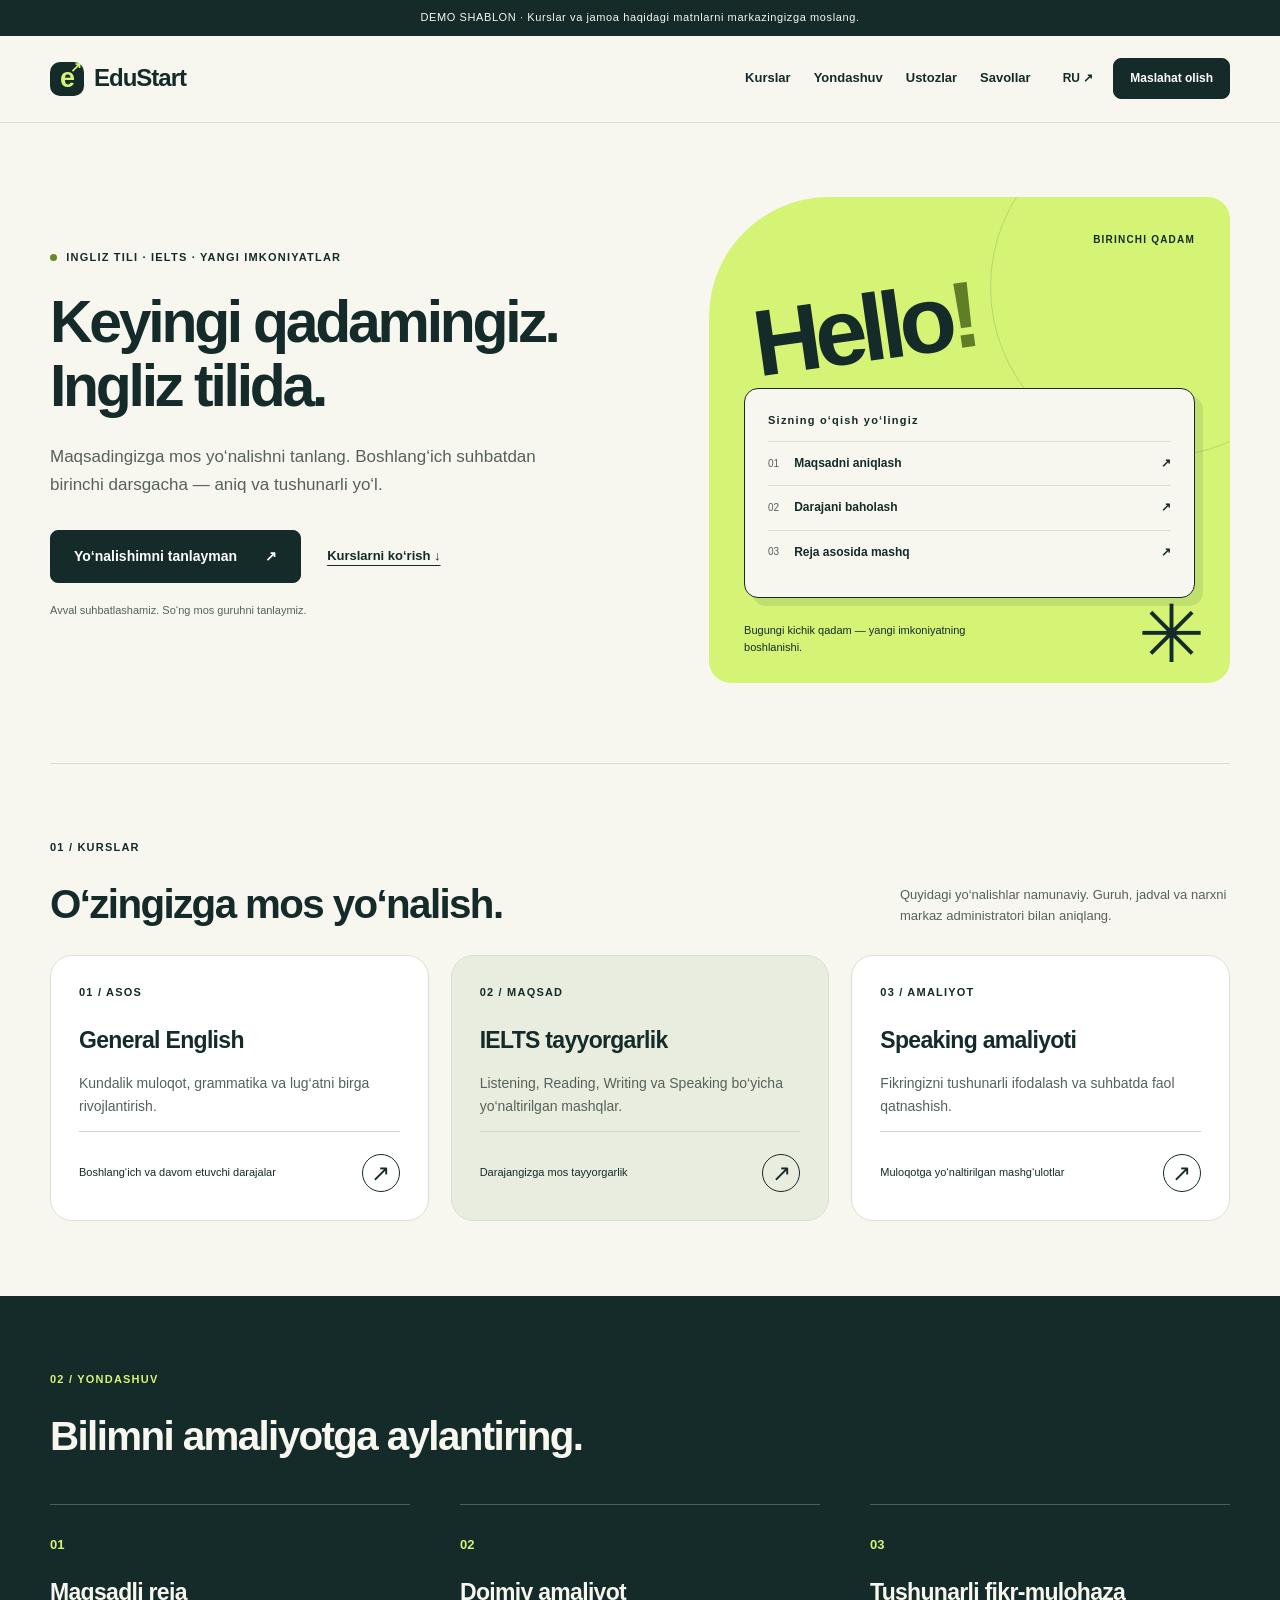
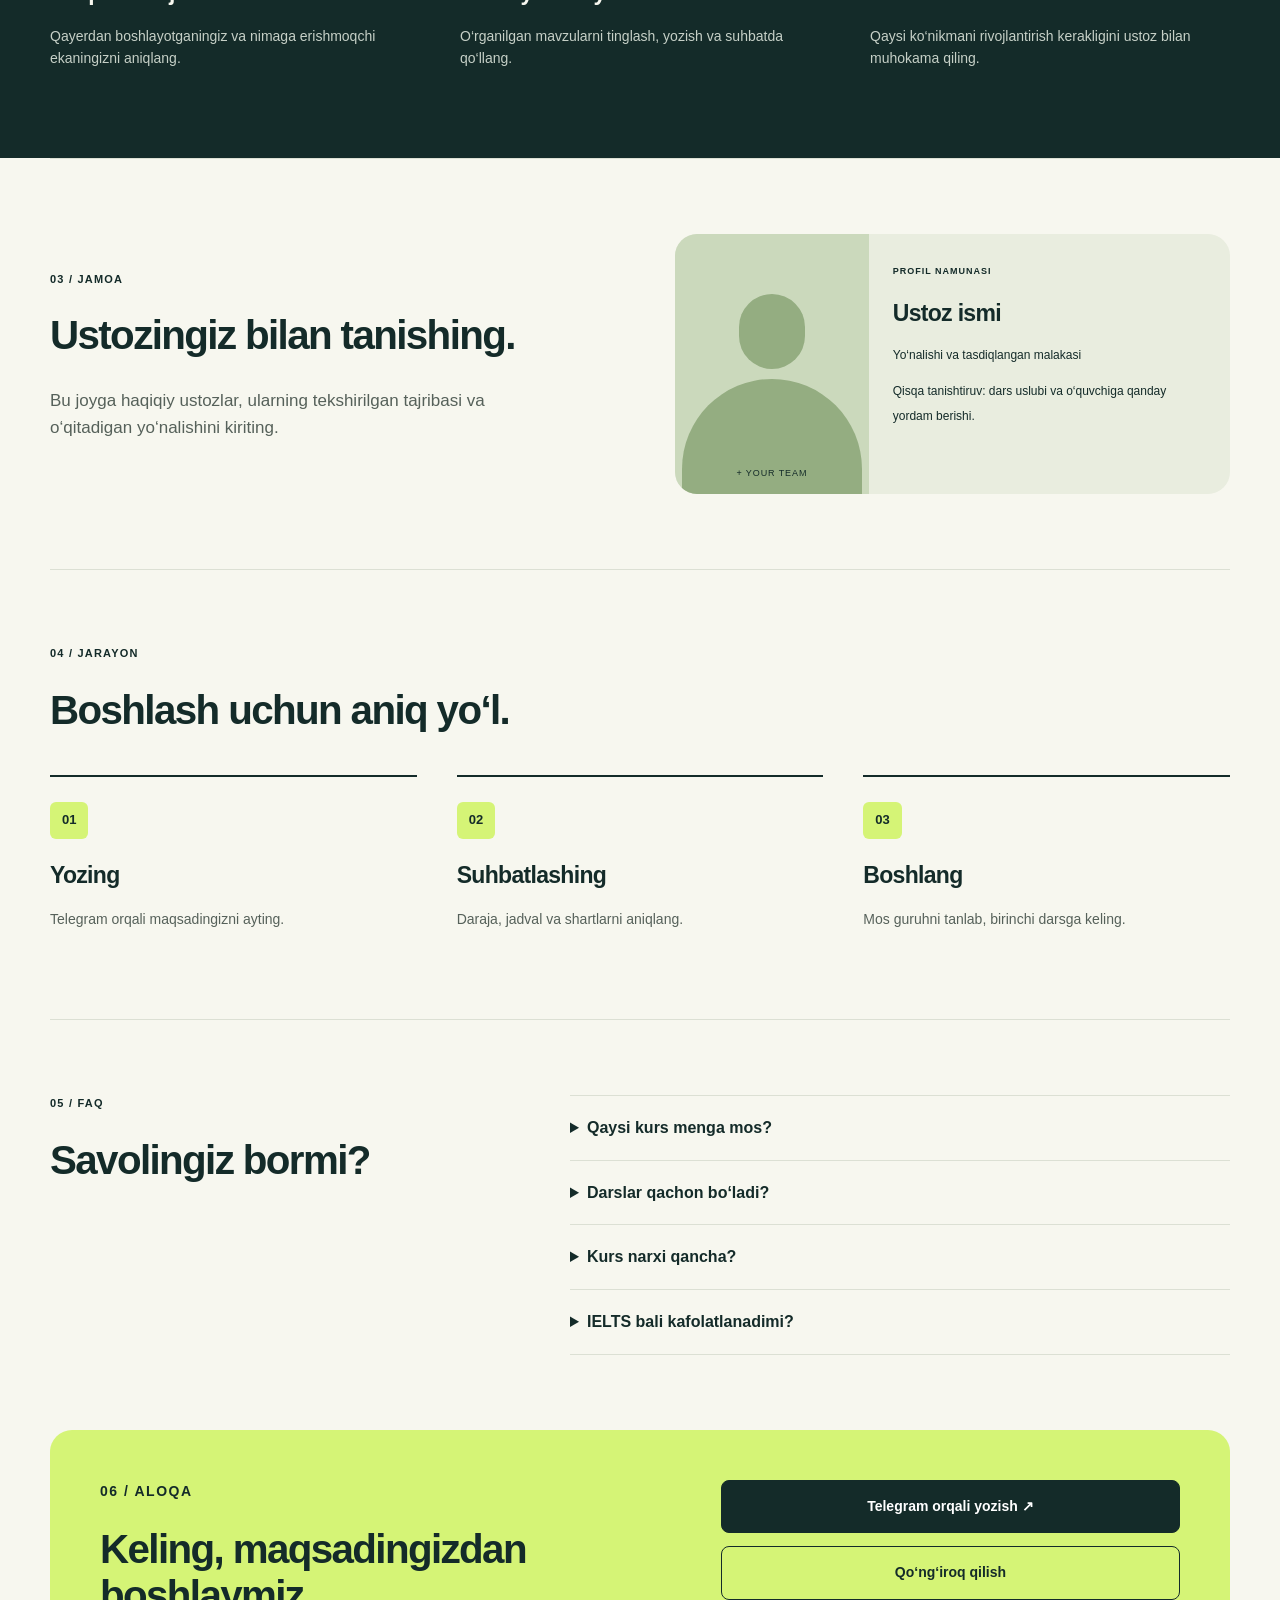
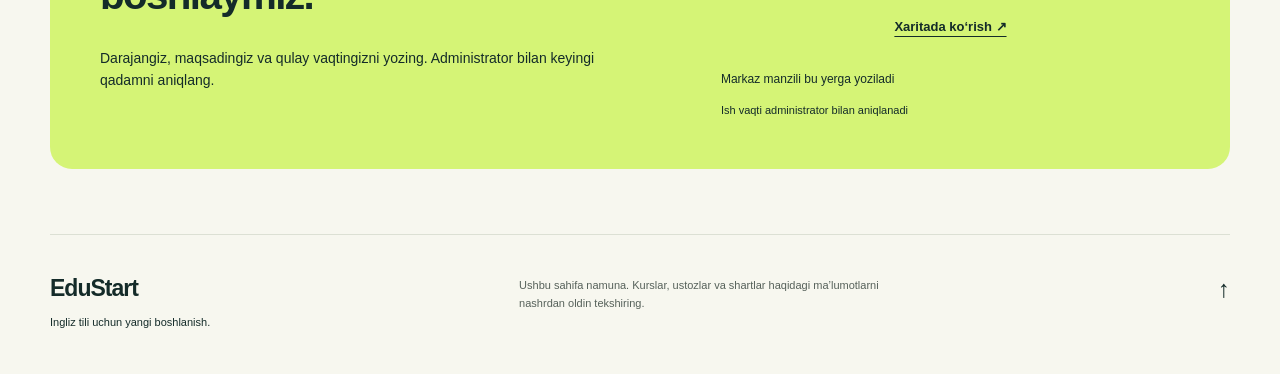
<file: index.html>
<!doctype html>
<html lang="uz">
<head>
  <meta charset="utf-8">
  <meta name="viewport" content="width=device-width, initial-scale=1">
  <meta http-equiv="refresh" content="0; url=./site/">
  <title>EduStart</title>
  <script>
    window.location.replace('./site/' + window.location.search + window.location.hash);
  </script>
</head>
<body>
  <p><a href="./site/">EduStart — UZ</a> · <a href="./site/ru.html">RU</a> · <a href="./site/en.html">EN</a></p>
</body>
</html>
</file>
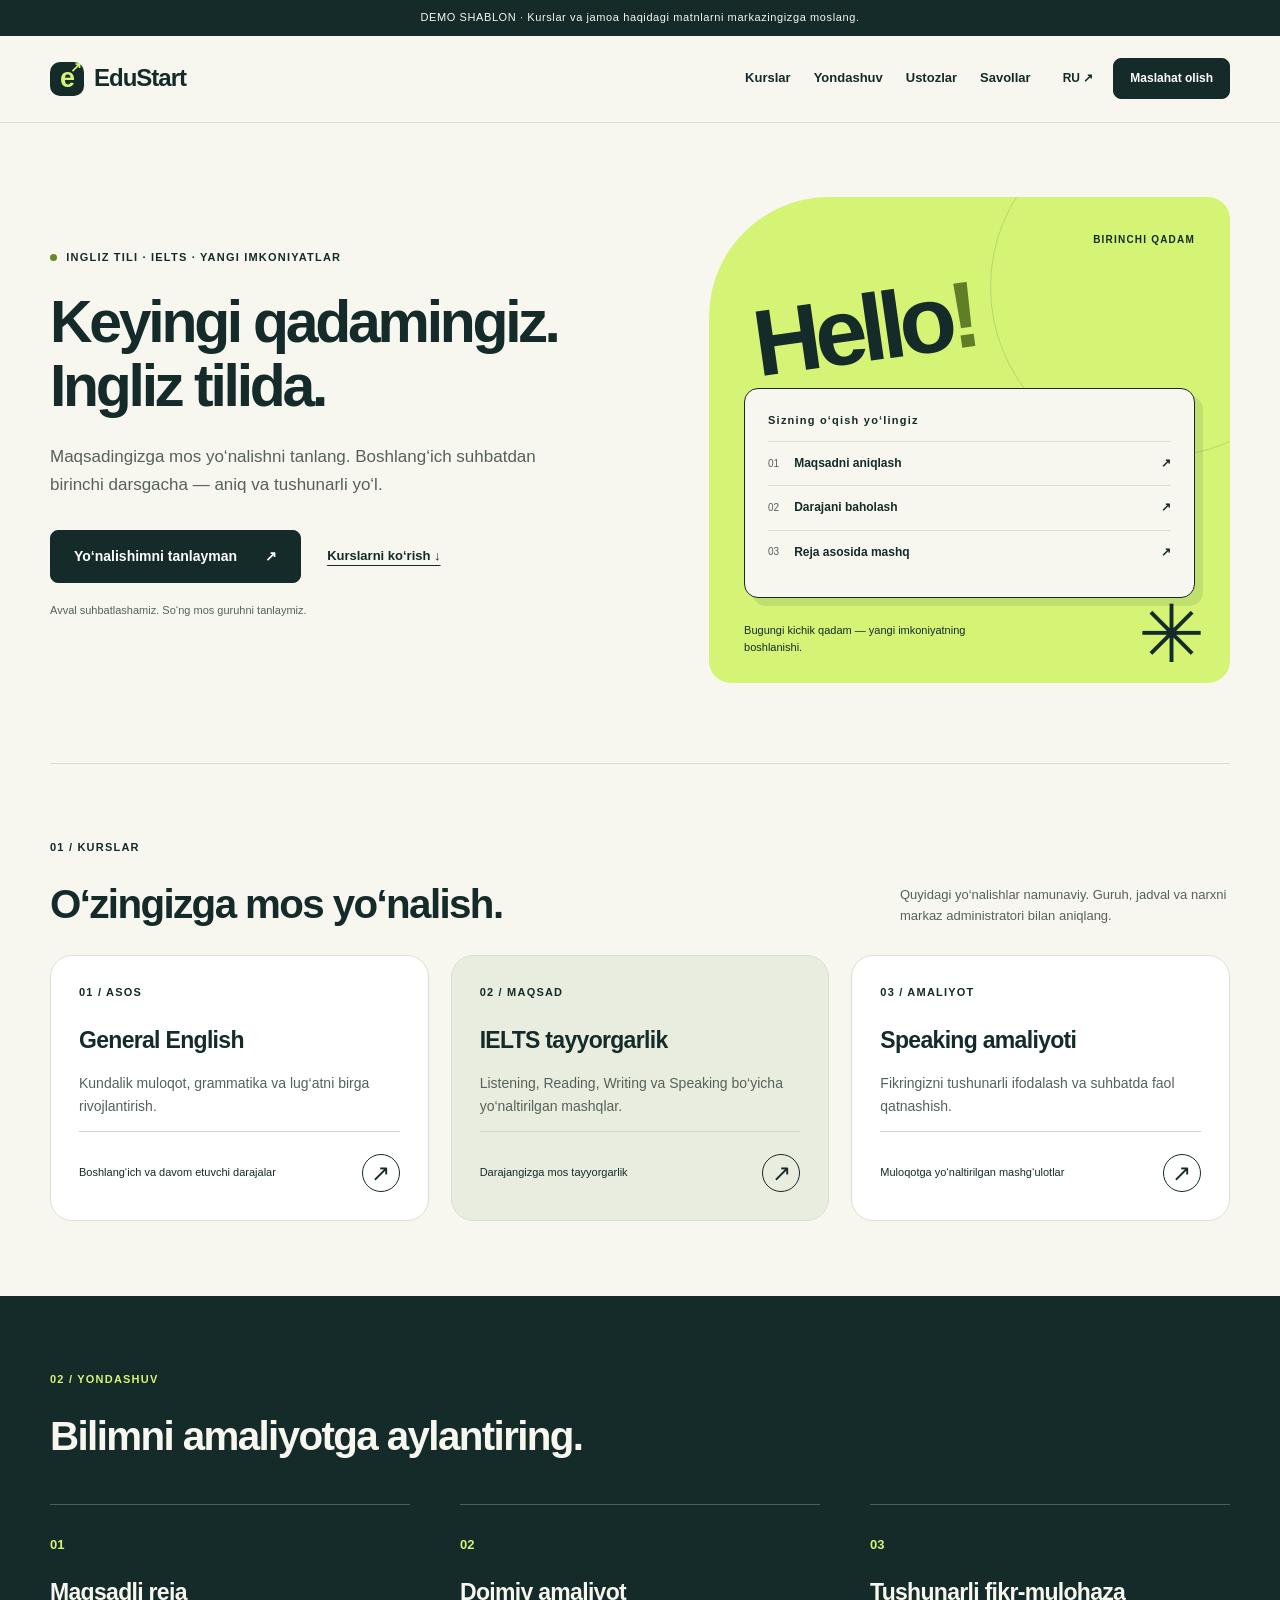
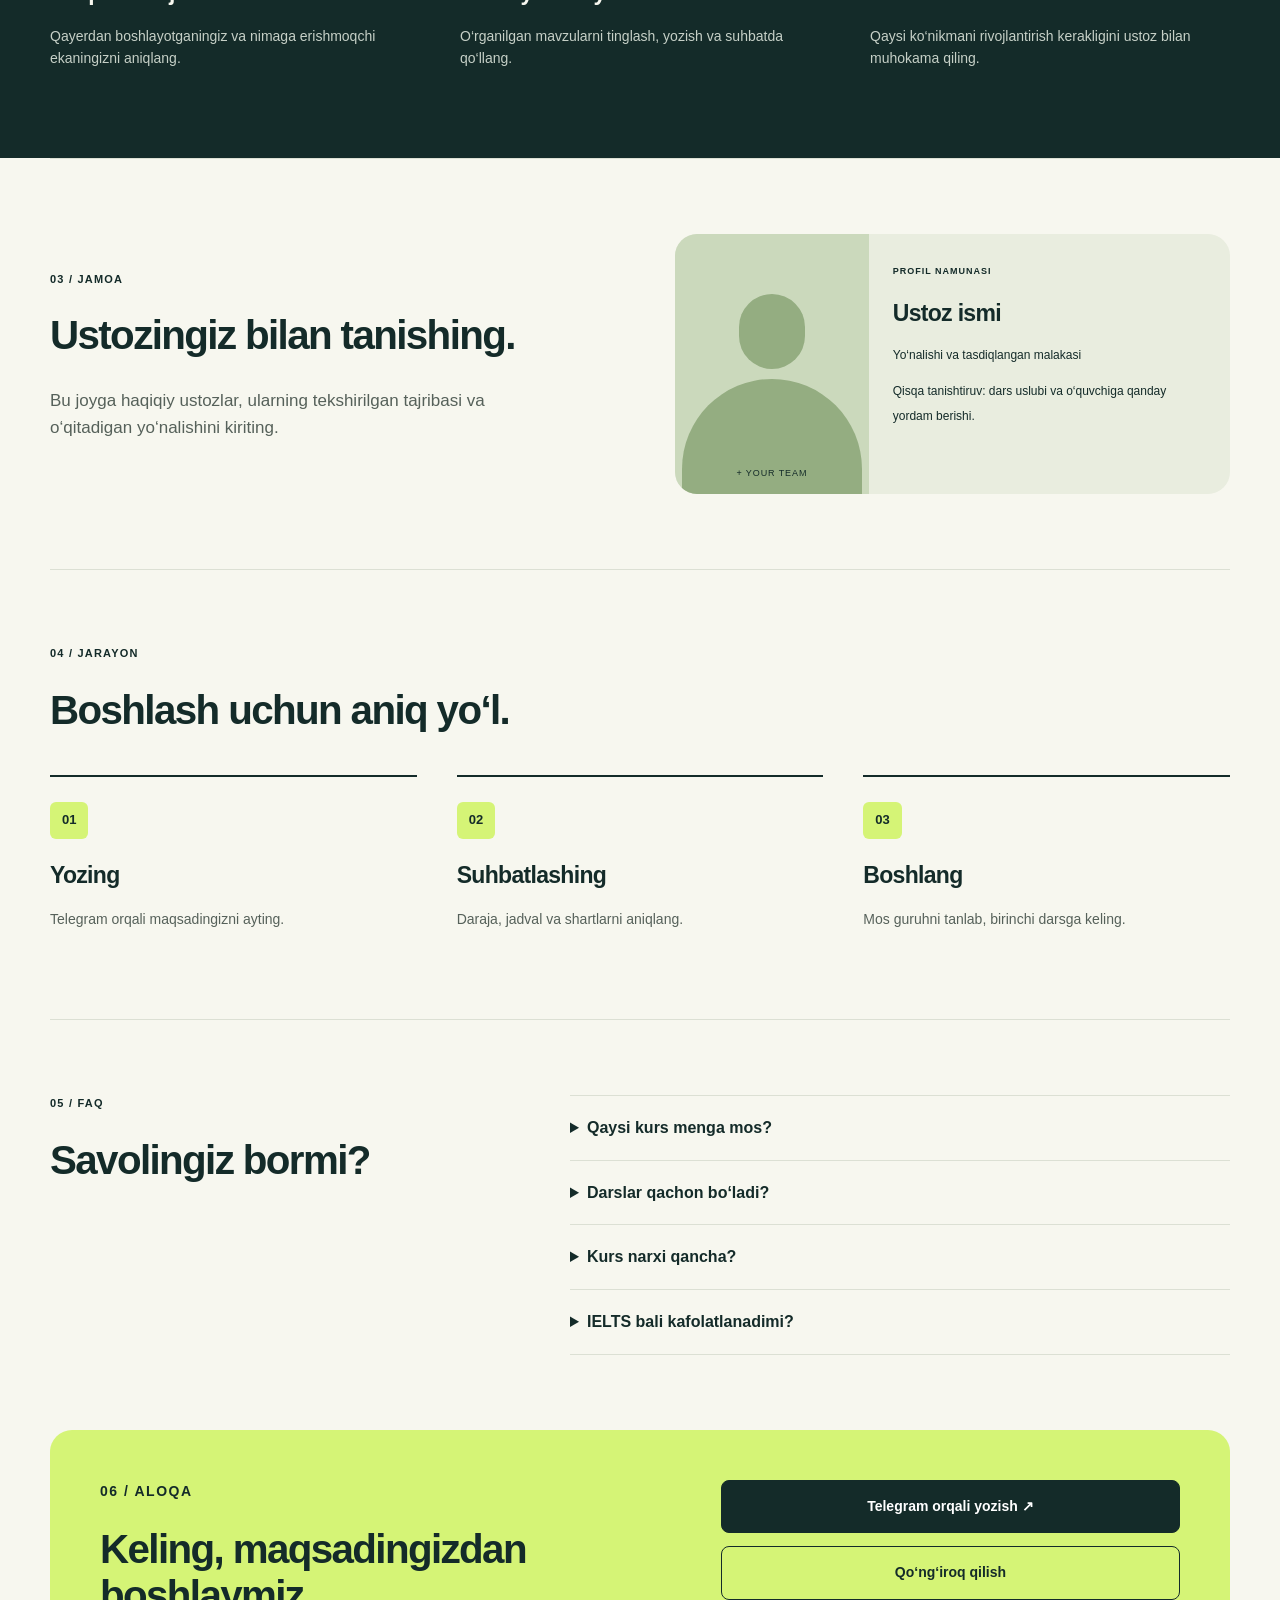
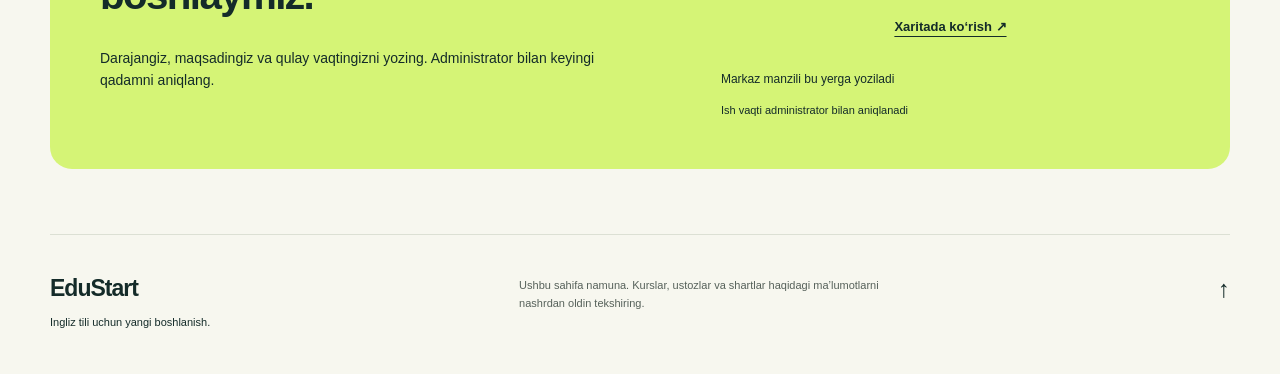
<file: site/index.html>
<!doctype html>
<html lang="uz"><head><meta charset="utf-8"><meta name="viewport" content="width=device-width,initial-scale=1"><meta name="description" content="Ingliz tili va IELTS o‘quv markazi uchun EduStart namuna sayti. Kurslar, o‘qish jarayoni va aloqa."><meta name="theme-color" content="#142b29"><title>EduStart — Ingliz tili uchun yangi boshlanish</title><link rel="icon" href="favicon.svg" type="image/svg+xml"><link rel="stylesheet" href="styles.css"><script src="config.js" defer></script><script src="app.js" defer></script></head>
<body><a class="skip" href="#main">Asosiy mazmunga o‘tish</a><div class="demo-bar" data-demo>DEMO SHABLON · Kurslar va jamoa haqidagi matnlarni markazingizga moslang.</div>
<header><div class="container nav-wrap"><a class="brand" href="index.html"><span class="brand-mark" aria-hidden="true">e<span>↗</span></span><span data-brand>EduStart</span></a><button class="menu-toggle" aria-label="Menyuni ochish yoki yopish" aria-expanded="false" aria-controls="navigation">☰</button><nav id="navigation" aria-label="Asosiy menyu"><a href="#courses">Kurslar</a><a href="#approach">Yondashuv</a><a href="#team">Ustozlar</a><a href="#faq">Savollar</a></nav><div class="nav-actions"><a class="language" href="ru.html" lang="ru" aria-label="Русская версия">RU ↗</a><a class="button small" href="#contact">Maslahat olish</a></div></div></header>
<main id="main">
<section class="hero container" id="home"><div class="hero-copy"><p class="eyebrow"><span class="dot"></span> INGLIZ TILI · IELTS · YANGI IMKONIYATLAR</p><h1>Keyingi qadamingiz.<br>Ingliz tilida.</h1><p class="lead">Maqsadingizga mos yo‘nalishni tanlang. Boshlang‘ich suhbatdan birinchi darsgacha — aniq va tushunarli yo‘l.</p><div class="actions"><a class="button" href="#contact">Yo‘nalishimni tanlayman <span aria-hidden="true">↗</span></a><a class="text-link" href="#courses">Kurslarni ko‘rish ↓</a></div><p class="micro">Avval suhbatlashamiz. So‘ng mos guruhni tanlaymiz.</p></div><div class="hero-art" aria-label="Sizning o‘qish yo‘lingiz"><div class="orbit" aria-hidden="true"></div><span class="art-label">BIRINCHI QADAM</span><div class="wordmark" aria-hidden="true">Hello<span>!</span></div><div class="path-card"><p class="eyebrow">Sizning o‘qish yo‘lingiz</p><div class="path-step"><span>01</span><strong>Maqsadni aniqlash</strong><b aria-hidden="true">↗</b></div><div class="path-step"><span>02</span><strong>Darajani baholash</strong><b aria-hidden="true">↗</b></div><div class="path-step"><span>03</span><strong>Reja asosida mashq</strong><b aria-hidden="true">↗</b></div></div><p class="art-note">Bugungi kichik qadam — yangi imkoniyatning boshlanishi.</p><span class="asterisk" aria-hidden="true">✳</span></div></section>
<section class="section container" id="courses"><div class="section-head"><div><p class="eyebrow">01 / KURSLAR</p><h2>O‘zingizga mos yo‘nalish.</h2></div><p>Quyidagi yo‘nalishlar namunaviy. Guruh, jadval va narxni markaz administratori bilan aniqlang.</p></div><div class="grid three"><article class="course"><span class="eyebrow">01 / ASOS</span><h3>General English</h3><p>Kundalik muloqot, grammatika va lug‘atni birga rivojlantirish.</p><div class="course-bottom"><small>Boshlang‘ich va davom etuvchi darajalar</small><a class="round-link" href="#contact" aria-label="General English: Maslahat olish">↗</a></div></article><article class="course"><span class="eyebrow">02 / MAQSAD</span><h3>IELTS tayyorgarlik</h3><p>Listening, Reading, Writing va Speaking bo‘yicha yo‘naltirilgan mashqlar.</p><div class="course-bottom"><small>Darajangizga mos tayyorgarlik</small><a class="round-link" href="#contact" aria-label="IELTS tayyorgarlik: Maslahat olish">↗</a></div></article><article class="course"><span class="eyebrow">03 / AMALIYOT</span><h3>Speaking amaliyoti</h3><p>Fikringizni tushunarli ifodalash va suhbatda faol qatnashish.</p><div class="course-bottom"><small>Muloqotga yo‘naltirilgan mashg‘ulotlar</small><a class="round-link" href="#contact" aria-label="Speaking amaliyoti: Maslahat olish">↗</a></div></article></div></section>
<section class="dark-section" id="approach"><div class="container section"><p class="eyebrow">02 / YONDASHUV</p><h2>Bilimni amaliyotga aylantiring.</h2><div class="grid three approach-grid"><article><span class="step-num">01</span><h3>Maqsadli reja</h3><p>Qayerdan boshlayotganingiz va nimaga erishmoqchi ekaningizni aniqlang.</p></article><article><span class="step-num">02</span><h3>Doimiy amaliyot</h3><p>O‘rganilgan mavzularni tinglash, yozish va suhbatda qo‘llang.</p></article><article><span class="step-num">03</span><h3>Tushunarli fikr-mulohaza</h3><p>Qaysi ko‘nikmani rivojlantirish kerakligini ustoz bilan muhokama qiling.</p></article></div></div></section>
<section class="section container team-section" id="team"><div><p class="eyebrow">03 / JAMOA</p><h2>Ustozingiz bilan tanishing.</h2><p class="lead">Bu joyga haqiqiy ustozlar, ularning tekshirilgan tajribasi va o‘qitadigan yo‘nalishini kiriting.</p></div><article class="teacher"><div class="portrait" aria-hidden="true"><div class="head"></div><div class="shoulders"></div><span>+ YOUR TEAM</span></div><div class="teacher-copy"><p class="eyebrow">PROFIL NAMUNASI</p><h3>Ustoz ismi</h3><p>Yo‘nalishi va tasdiqlangan malakasi</p><small>Qisqa tanishtiruv: dars uslubi va o‘quvchiga qanday yordam berishi.</small></div></article></section>
<section class="section container" id="steps"><p class="eyebrow">04 / JARAYON</p><h2>Boshlash uchun aniq yo‘l.</h2><div class="grid three steps-grid"><article><span class="step-num">01</span><h3>Yozing</h3><p>Telegram orqali maqsadingizni ayting.</p></article><article><span class="step-num">02</span><h3>Suhbatlashing</h3><p>Daraja, jadval va shartlarni aniqlang.</p></article><article><span class="step-num">03</span><h3>Boshlang</h3><p>Mos guruhni tanlab, birinchi darsga keling.</p></article></div></section>
<section class="section container faq-section" id="faq"><div><p class="eyebrow">05 / FAQ</p><h2>Savolingiz bormi?</h2></div><div class="faq-list"><details><summary>Qaysi kurs menga mos?</summary><p>Boshlang‘ich darajangiz va maqsadingizni administratorga ayting. Shundan keyin mos yo‘nalish va guruh haqida ma’lumot olasiz.</p></details><details><summary>Darslar qachon bo‘ladi?</summary><p>Amaldagi jadval guruhga qarab farq qiladi. Sizga qulay vaqtni yozing va mavjud guruhlarni aniqlang.</p></details><details><summary>Kurs narxi qancha?</summary><p>Joriy narx, to‘lov muddati va kurs tarkibini administrator bilan aniqlang. Bu namuna saytda haqiqiy kurs narxlari keltirilmagan.</p></details><details><summary>IELTS bali kafolatlanadimi?</summary><p>Natija boshlang‘ich daraja, mustaqil mashq va boshqa omillarga bog‘liq. Ushbu shablon muayyan ball yoki natijani va’da qilmaydi.</p></details></div></section>
<section class="container contact-shell" id="contact"><div class="contact"><div><p class="eyebrow">06 / ALOQA</p><h2>Keling, maqsadingizdan boshlaymiz.</h2><p>Darajangiz, maqsadingiz va qulay vaqtingizni yozing. Administrator bilan keyingi qadamni aniqlang.</p></div><div class="contact-actions"><a class="button" href="#contact" data-contact="telegram">Telegram orqali yozish ↗</a><a class="button outline" href="#contact" data-contact="phone">Qo‘ng‘iroq qilish</a><a class="text-link" href="#contact" data-contact="map">Xaritada ko‘rish ↗</a><p class="address" data-address>Markaz manzili bu yerga yoziladi</p><small data-hours>Ish vaqti administrator bilan aniqlanadi</small></div></div></section>
</main><footer class="container"><div><strong data-brand>EduStart</strong><p>Ingliz tili uchun yangi boshlanish.</p></div><p class="footer-note" data-demo>Ushbu sahifa namuna. Kurslar, ustozlar va shartlar haqidagi ma’lumotlarni nashrdan oldin tekshiring.</p><a href="#home" aria-label="Yuqoriga">↑</a></footer><dialog aria-labelledby="dialog-title"><h2 id="dialog-title">Bu namuna sayt</h2><p>Aloqa ma’lumotlari hali sozlanmagan. Shablon egasi config.js fayliga o‘z telefon, Telegram va xarita ma’lumotlarini kiritadi.</p><button class="button" data-close>Tushunarli</button></dialog><noscript><p class="noscript">Aloqa tugmalari uchun JavaScript yoqilgan bo‘lishi kerak.</p></noscript></body></html>
</file>
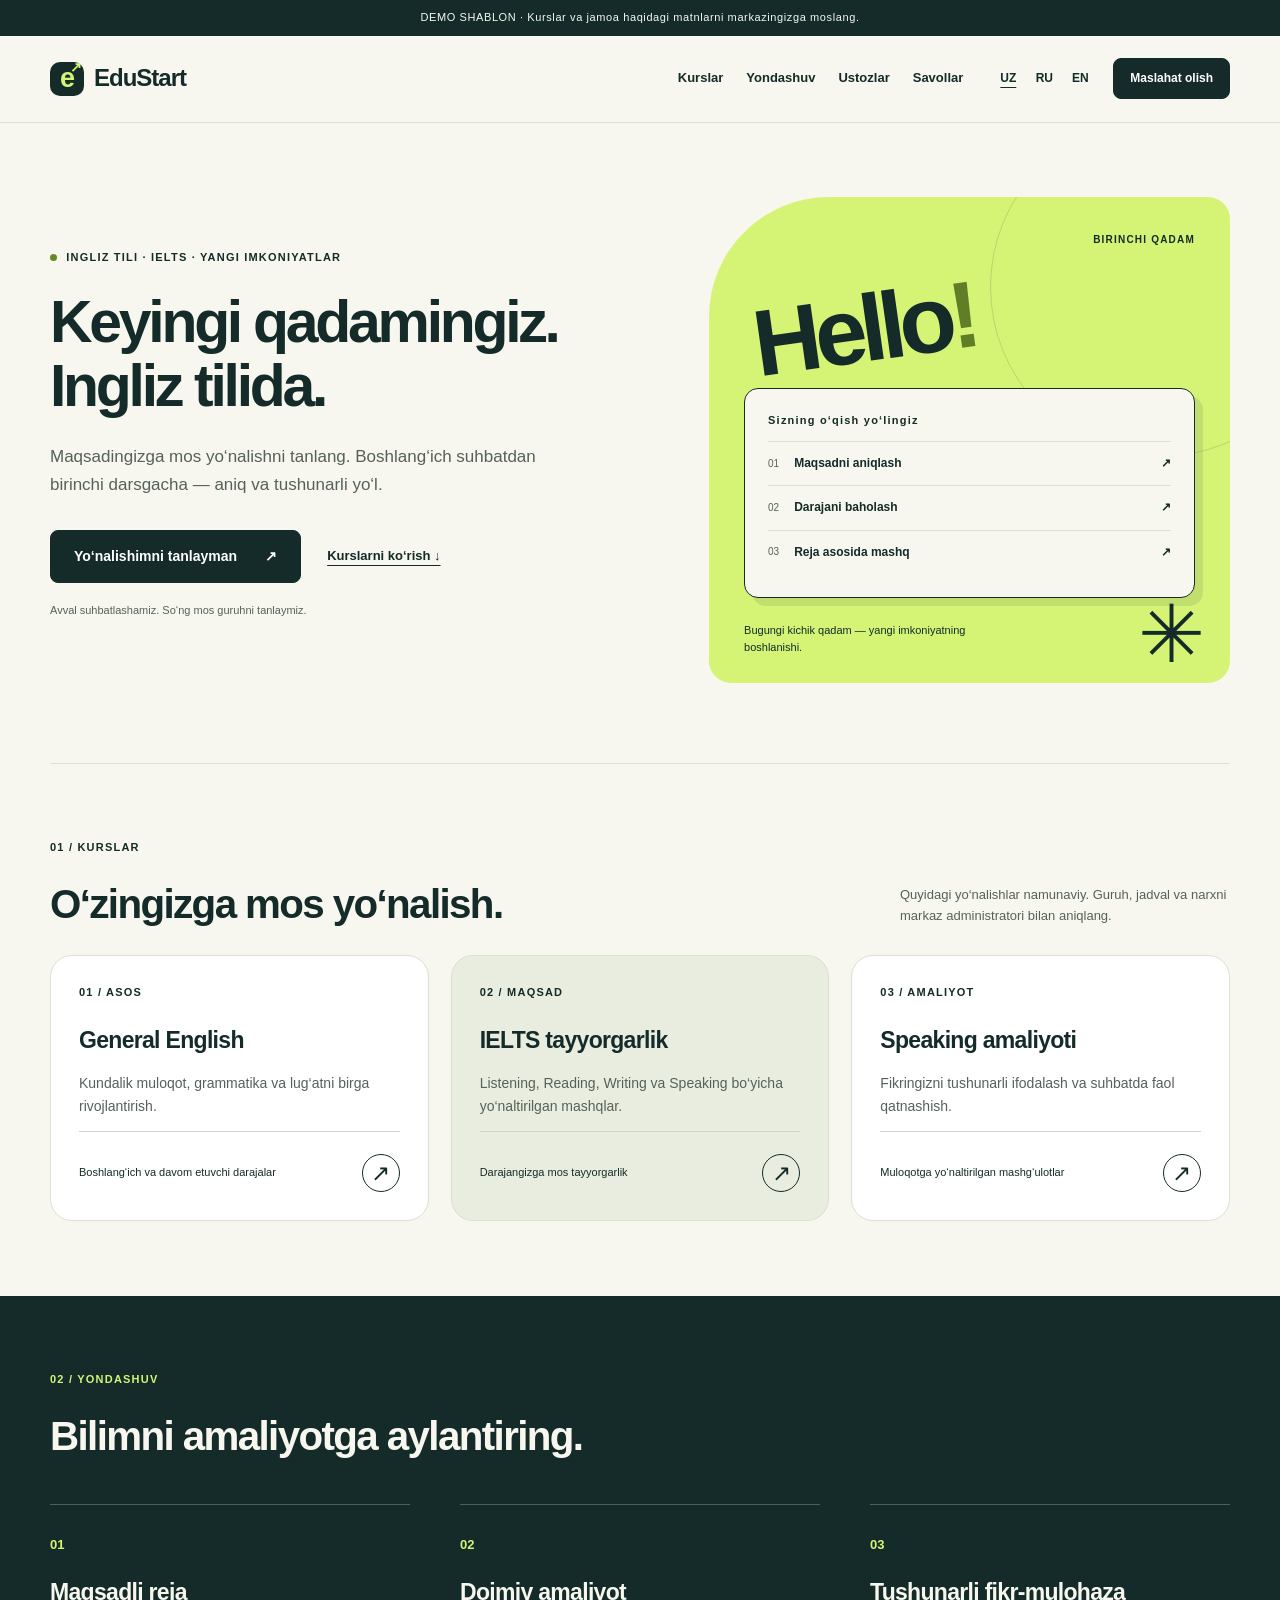
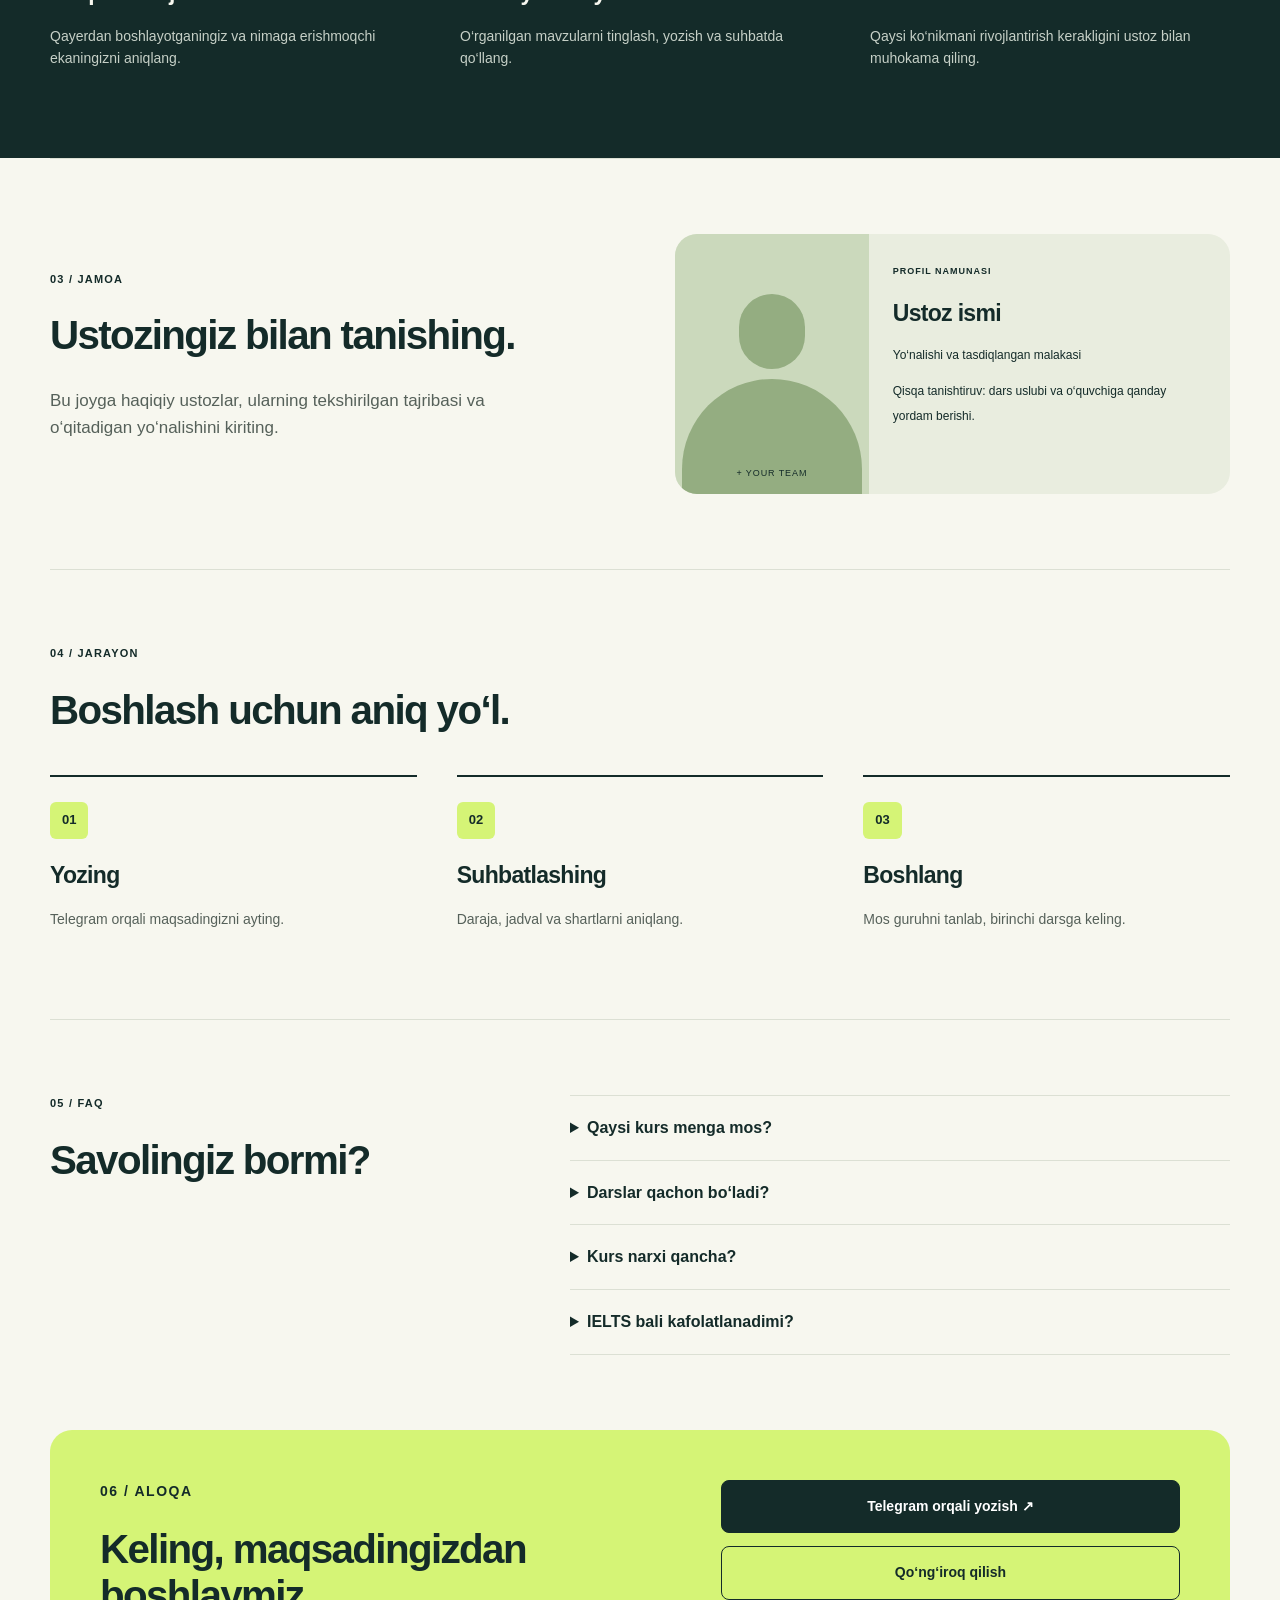
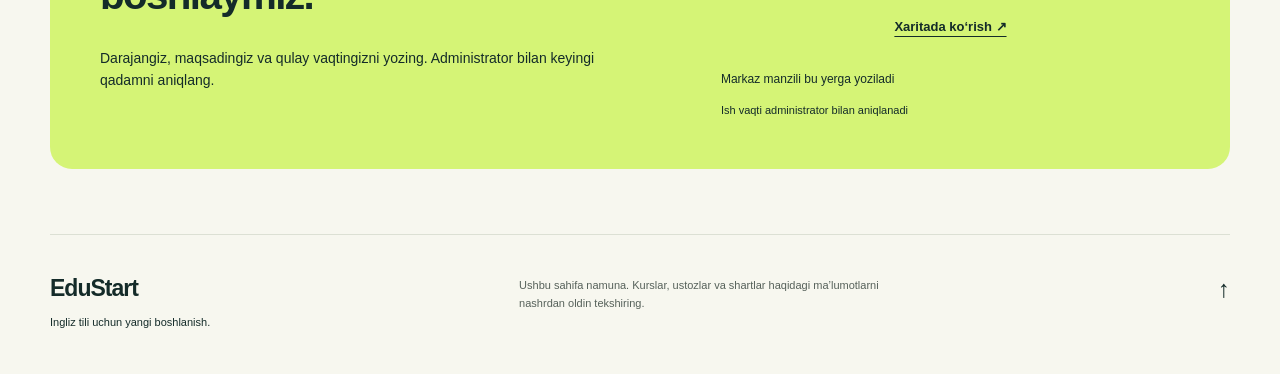
<file: release/stage/EduStart_UZ_RU_EN_v1.0.0/site/index.html>
<!doctype html>
<html lang="uz"><head><meta charset="utf-8"><meta name="viewport" content="width=device-width,initial-scale=1"><meta name="description" content="Ingliz tili va IELTS o‘quv markazi uchun EduStart namuna sayti. Kurslar, o‘qish jarayoni va aloqa."><meta name="theme-color" content="#142b29"><title>EduStart — Ingliz tili uchun yangi boshlanish</title><link rel="icon" href="favicon.svg" type="image/svg+xml"><link rel="stylesheet" href="styles.css"><script src="config.js" defer></script><script src="app.js" defer></script></head>
<body><a class="skip" href="#main">Asosiy mazmunga o‘tish</a><div class="demo-bar" data-demo>DEMO SHABLON · Kurslar va jamoa haqidagi matnlarni markazingizga moslang.</div>
<header><div class="container nav-wrap"><a class="brand" href="index.html"><span class="brand-mark" aria-hidden="true">e<span>↗</span></span><span data-brand>EduStart</span></a><button class="menu-toggle" aria-label="Menyuni ochish yoki yopish" aria-expanded="false" aria-controls="navigation">☰</button><nav id="navigation" aria-label="Asosiy menyu"><a href="#courses">Kurslar</a><a href="#approach">Yondashuv</a><a href="#team">Ustozlar</a><a href="#faq">Savollar</a></nav><div class="nav-actions"><div class="language-switch" role="group" aria-label="Tilni tanlash"><a class="language" href="index.html" lang="uz" hreflang="uz" aria-label="O‘zbekcha" aria-current="page">UZ</a><a class="language" href="ru.html" lang="ru" hreflang="ru" aria-label="Русский">RU</a><a class="language" href="en.html" lang="en" hreflang="en" aria-label="English">EN</a></div><a class="button small" href="#contact">Maslahat olish</a></div></div></header>
<main id="main">
<section class="hero container" id="home"><div class="hero-copy"><p class="eyebrow"><span class="dot"></span> INGLIZ TILI · IELTS · YANGI IMKONIYATLAR</p><h1>Keyingi qadamingiz.<br>Ingliz tilida.</h1><p class="lead">Maqsadingizga mos yo‘nalishni tanlang. Boshlang‘ich suhbatdan birinchi darsgacha — aniq va tushunarli yo‘l.</p><div class="actions"><a class="button" href="#contact">Yo‘nalishimni tanlayman <span aria-hidden="true">↗</span></a><a class="text-link" href="#courses">Kurslarni ko‘rish ↓</a></div><p class="micro">Avval suhbatlashamiz. So‘ng mos guruhni tanlaymiz.</p></div><div class="hero-art" aria-label="Sizning o‘qish yo‘lingiz"><div class="orbit" aria-hidden="true"></div><span class="art-label">BIRINCHI QADAM</span><div class="wordmark" aria-hidden="true">Hello<span>!</span></div><div class="path-card"><p class="eyebrow">Sizning o‘qish yo‘lingiz</p><div class="path-step"><span>01</span><strong>Maqsadni aniqlash</strong><b aria-hidden="true">↗</b></div><div class="path-step"><span>02</span><strong>Darajani baholash</strong><b aria-hidden="true">↗</b></div><div class="path-step"><span>03</span><strong>Reja asosida mashq</strong><b aria-hidden="true">↗</b></div></div><p class="art-note">Bugungi kichik qadam — yangi imkoniyatning boshlanishi.</p><span class="asterisk" aria-hidden="true">✳</span></div></section>
<section class="section container" id="courses"><div class="section-head"><div><p class="eyebrow">01 / KURSLAR</p><h2>O‘zingizga mos yo‘nalish.</h2></div><p>Quyidagi yo‘nalishlar namunaviy. Guruh, jadval va narxni markaz administratori bilan aniqlang.</p></div><div class="grid three"><article class="course"><span class="eyebrow">01 / ASOS</span><h3>General English</h3><p>Kundalik muloqot, grammatika va lug‘atni birga rivojlantirish.</p><div class="course-bottom"><small>Boshlang‘ich va davom etuvchi darajalar</small><a class="round-link" href="#contact" aria-label="General English: Maslahat olish">↗</a></div></article><article class="course"><span class="eyebrow">02 / MAQSAD</span><h3>IELTS tayyorgarlik</h3><p>Listening, Reading, Writing va Speaking bo‘yicha yo‘naltirilgan mashqlar.</p><div class="course-bottom"><small>Darajangizga mos tayyorgarlik</small><a class="round-link" href="#contact" aria-label="IELTS tayyorgarlik: Maslahat olish">↗</a></div></article><article class="course"><span class="eyebrow">03 / AMALIYOT</span><h3>Speaking amaliyoti</h3><p>Fikringizni tushunarli ifodalash va suhbatda faol qatnashish.</p><div class="course-bottom"><small>Muloqotga yo‘naltirilgan mashg‘ulotlar</small><a class="round-link" href="#contact" aria-label="Speaking amaliyoti: Maslahat olish">↗</a></div></article></div></section>
<section class="dark-section" id="approach"><div class="container section"><p class="eyebrow">02 / YONDASHUV</p><h2>Bilimni amaliyotga aylantiring.</h2><div class="grid three approach-grid"><article><span class="step-num">01</span><h3>Maqsadli reja</h3><p>Qayerdan boshlayotganingiz va nimaga erishmoqchi ekaningizni aniqlang.</p></article><article><span class="step-num">02</span><h3>Doimiy amaliyot</h3><p>O‘rganilgan mavzularni tinglash, yozish va suhbatda qo‘llang.</p></article><article><span class="step-num">03</span><h3>Tushunarli fikr-mulohaza</h3><p>Qaysi ko‘nikmani rivojlantirish kerakligini ustoz bilan muhokama qiling.</p></article></div></div></section>
<section class="section container team-section" id="team"><div><p class="eyebrow">03 / JAMOA</p><h2>Ustozingiz bilan tanishing.</h2><p class="lead">Bu joyga haqiqiy ustozlar, ularning tekshirilgan tajribasi va o‘qitadigan yo‘nalishini kiriting.</p></div><article class="teacher"><div class="portrait" aria-hidden="true"><div class="head"></div><div class="shoulders"></div><span>+ YOUR TEAM</span></div><div class="teacher-copy"><p class="eyebrow">PROFIL NAMUNASI</p><h3>Ustoz ismi</h3><p>Yo‘nalishi va tasdiqlangan malakasi</p><small>Qisqa tanishtiruv: dars uslubi va o‘quvchiga qanday yordam berishi.</small></div></article></section>
<section class="section container" id="steps"><p class="eyebrow">04 / JARAYON</p><h2>Boshlash uchun aniq yo‘l.</h2><div class="grid three steps-grid"><article><span class="step-num">01</span><h3>Yozing</h3><p>Telegram orqali maqsadingizni ayting.</p></article><article><span class="step-num">02</span><h3>Suhbatlashing</h3><p>Daraja, jadval va shartlarni aniqlang.</p></article><article><span class="step-num">03</span><h3>Boshlang</h3><p>Mos guruhni tanlab, birinchi darsga keling.</p></article></div></section>
<section class="section container faq-section" id="faq"><div><p class="eyebrow">05 / FAQ</p><h2>Savolingiz bormi?</h2></div><div class="faq-list"><details><summary>Qaysi kurs menga mos?</summary><p>Boshlang‘ich darajangiz va maqsadingizni administratorga ayting. Shundan keyin mos yo‘nalish va guruh haqida ma’lumot olasiz.</p></details><details><summary>Darslar qachon bo‘ladi?</summary><p>Amaldagi jadval guruhga qarab farq qiladi. Sizga qulay vaqtni yozing va mavjud guruhlarni aniqlang.</p></details><details><summary>Kurs narxi qancha?</summary><p>Joriy narx, to‘lov muddati va kurs tarkibini administrator bilan aniqlang. Bu namuna saytda haqiqiy kurs narxlari keltirilmagan.</p></details><details><summary>IELTS bali kafolatlanadimi?</summary><p>Natija boshlang‘ich daraja, mustaqil mashq va boshqa omillarga bog‘liq. Ushbu shablon muayyan ball yoki natijani va’da qilmaydi.</p></details></div></section>
<section class="container contact-shell" id="contact"><div class="contact"><div><p class="eyebrow">06 / ALOQA</p><h2>Keling, maqsadingizdan boshlaymiz.</h2><p>Darajangiz, maqsadingiz va qulay vaqtingizni yozing. Administrator bilan keyingi qadamni aniqlang.</p></div><div class="contact-actions"><a class="button" href="#contact" data-contact="telegram">Telegram orqali yozish ↗</a><a class="button outline" href="#contact" data-contact="phone">Qo‘ng‘iroq qilish</a><a class="text-link" href="#contact" data-contact="map">Xaritada ko‘rish ↗</a><p class="address" data-address>Markaz manzili bu yerga yoziladi</p><small data-hours>Ish vaqti administrator bilan aniqlanadi</small></div></div></section>
</main><footer class="container"><div><strong data-brand>EduStart</strong><p>Ingliz tili uchun yangi boshlanish.</p></div><p class="footer-note" data-demo>Ushbu sahifa namuna. Kurslar, ustozlar va shartlar haqidagi ma’lumotlarni nashrdan oldin tekshiring.</p><a href="#home" aria-label="Yuqoriga">↑</a></footer><dialog aria-labelledby="dialog-title"><h2 id="dialog-title">Bu namuna sayt</h2><p>Aloqa ma’lumotlari hali sozlanmagan. Shablon egasi config.js fayliga o‘z telefon, Telegram va xarita ma’lumotlarini kiritadi.</p><button class="button" data-close>Tushunarli</button></dialog><noscript><p class="noscript">Aloqa tugmalari uchun JavaScript yoqilgan bo‘lishi kerak.</p></noscript></body></html>
</file>
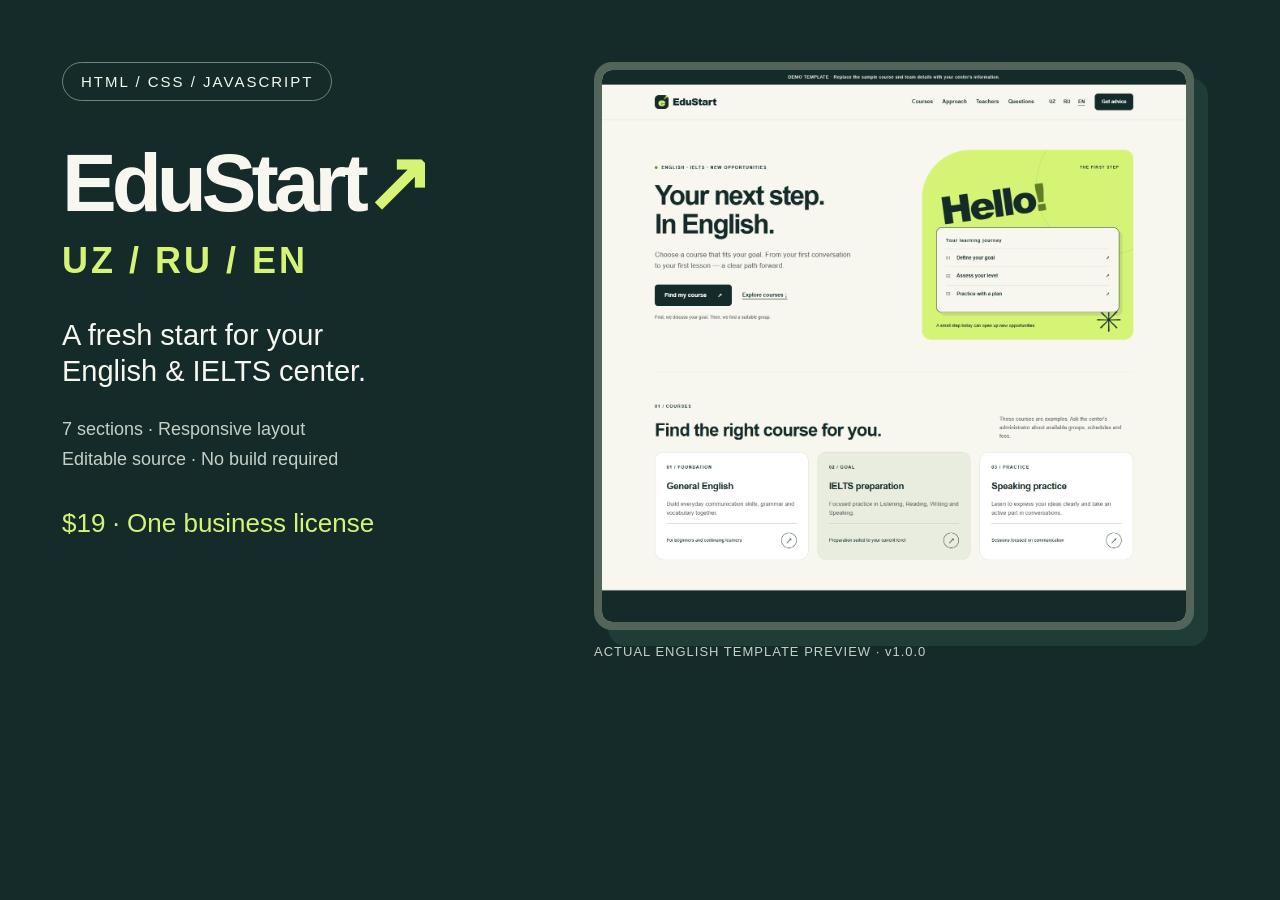
<file: seller/cover.html>
<!doctype html><html lang="en"><head><meta charset="utf-8"><title>EduStart UZ/RU/EN — cover</title><style>
*{box-sizing:border-box}html,body{margin:0;width:1280px;height:720px;overflow:hidden}body{background:#142b29;color:#f7f7ef;font-family:Arial,Helvetica,sans-serif;padding:62px;display:flex;gap:42px}.copy{width:490px;flex-shrink:0}.badge{display:inline-block;border:1px solid #71847a;border-radius:30px;padding:10px 18px;letter-spacing:2px;font-size:15px}.brand{font-size:82px;letter-spacing:-5px;line-height:1.08;margin:38px 0 12px}.languages{font-size:36px;font-weight:700;color:#d5f476;letter-spacing:3px;margin-bottom:35px}h2{font-size:29px;line-height:1.25;font-weight:500;margin:0 0 26px}.meta{color:#c6d0c7;font-size:18px;line-height:1.65}.price{font-size:26px;color:#d5f476;margin-top:34px}.preview{width:600px;height:568px;border-radius:18px;background:#f7f7ef;border:8px solid #53645b;overflow:hidden;box-shadow:14px 16px 0 #203c36}.preview img{width:100%;display:block}.caption{margin-top:14px;color:#c6d0c7;font-size:13px;letter-spacing:1px}
</style></head><body><div class="copy"><span class="badge">HTML / CSS / JAVASCRIPT</span><h1 class="brand">EduStart<span style="color:#d5f476">↗</span></h1><div class="languages">UZ / RU / EN</div><h2>A fresh start for your<br>English & IELTS center.</h2><div class="meta">7 sections · Responsive layout<br>Editable source · No build required</div><div class="price">$19 · One business license</div></div><div><div class="preview"><img src="../docs/evidence-v1.0.0/en-1440.png" alt="Actual English EduStart website screenshot"></div><p class="caption">ACTUAL ENGLISH TEMPLATE PREVIEW · v1.0.0</p></div></body></html>
</file>
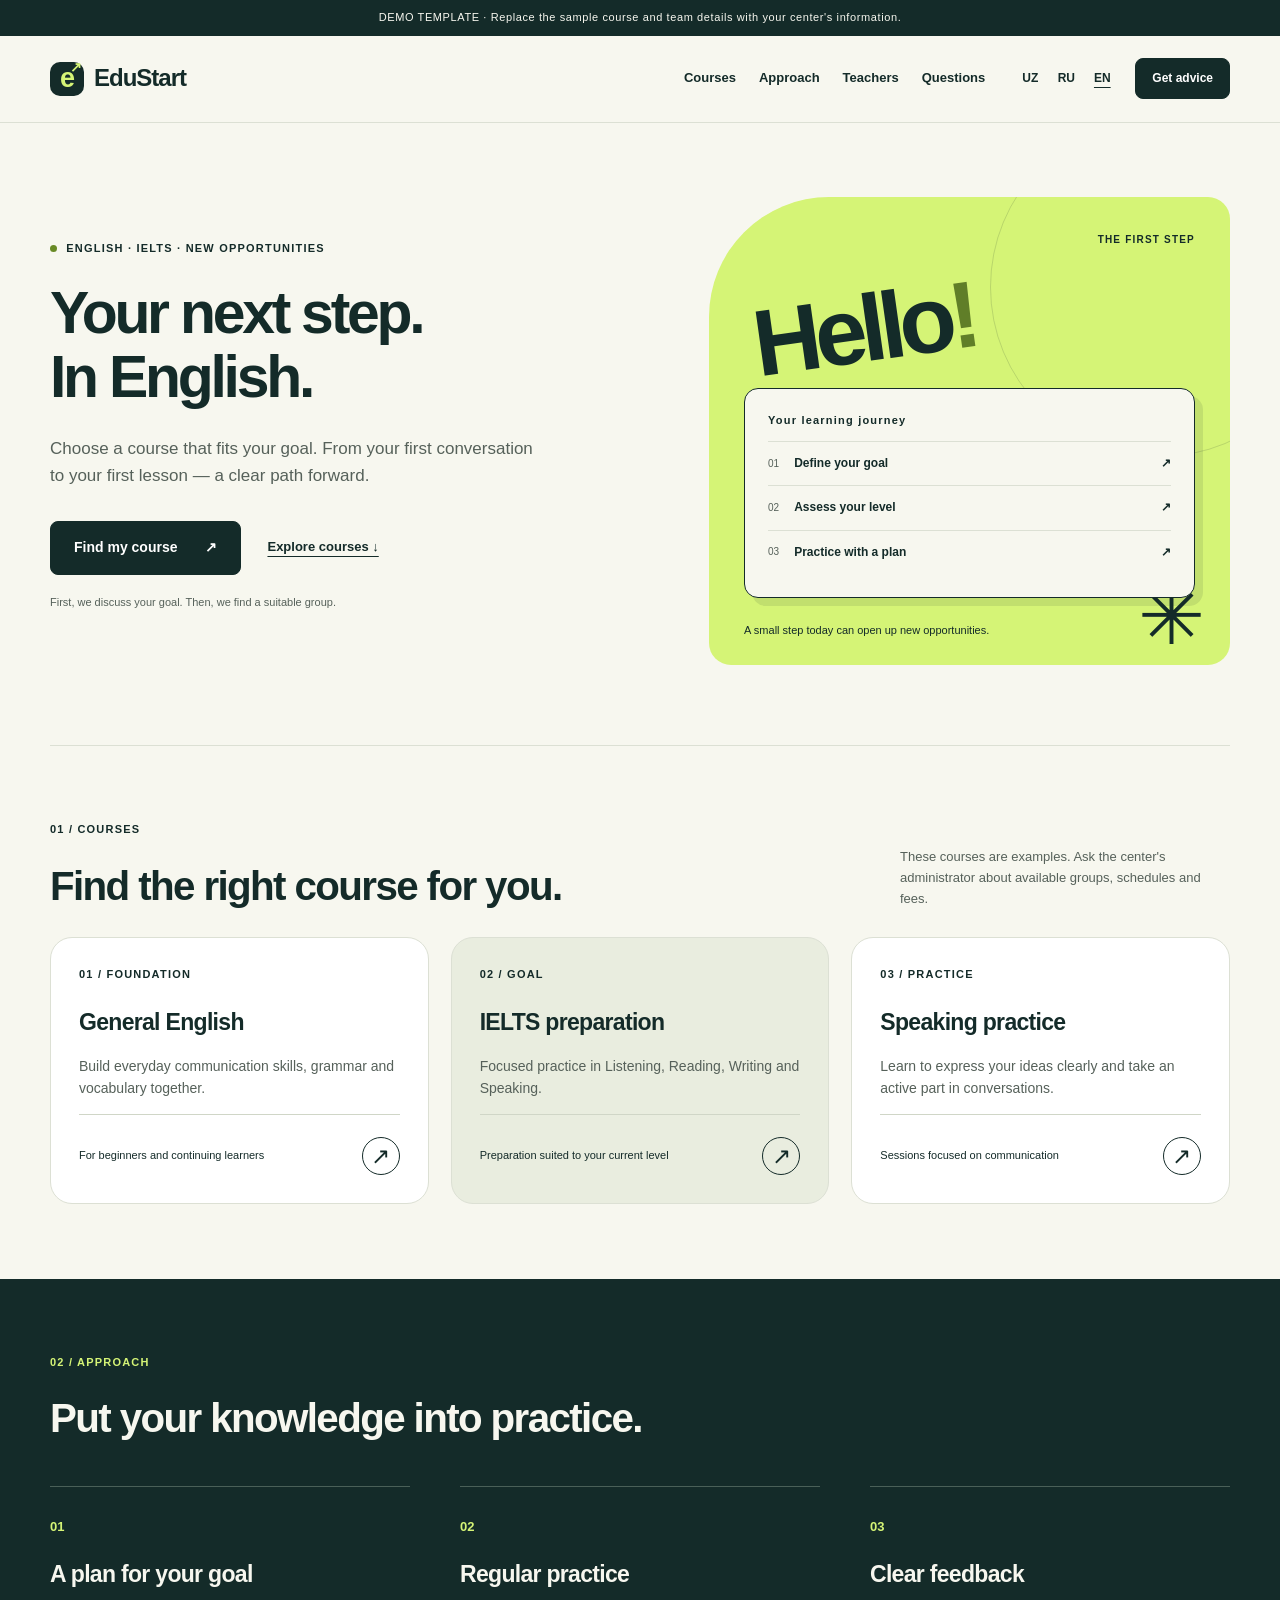
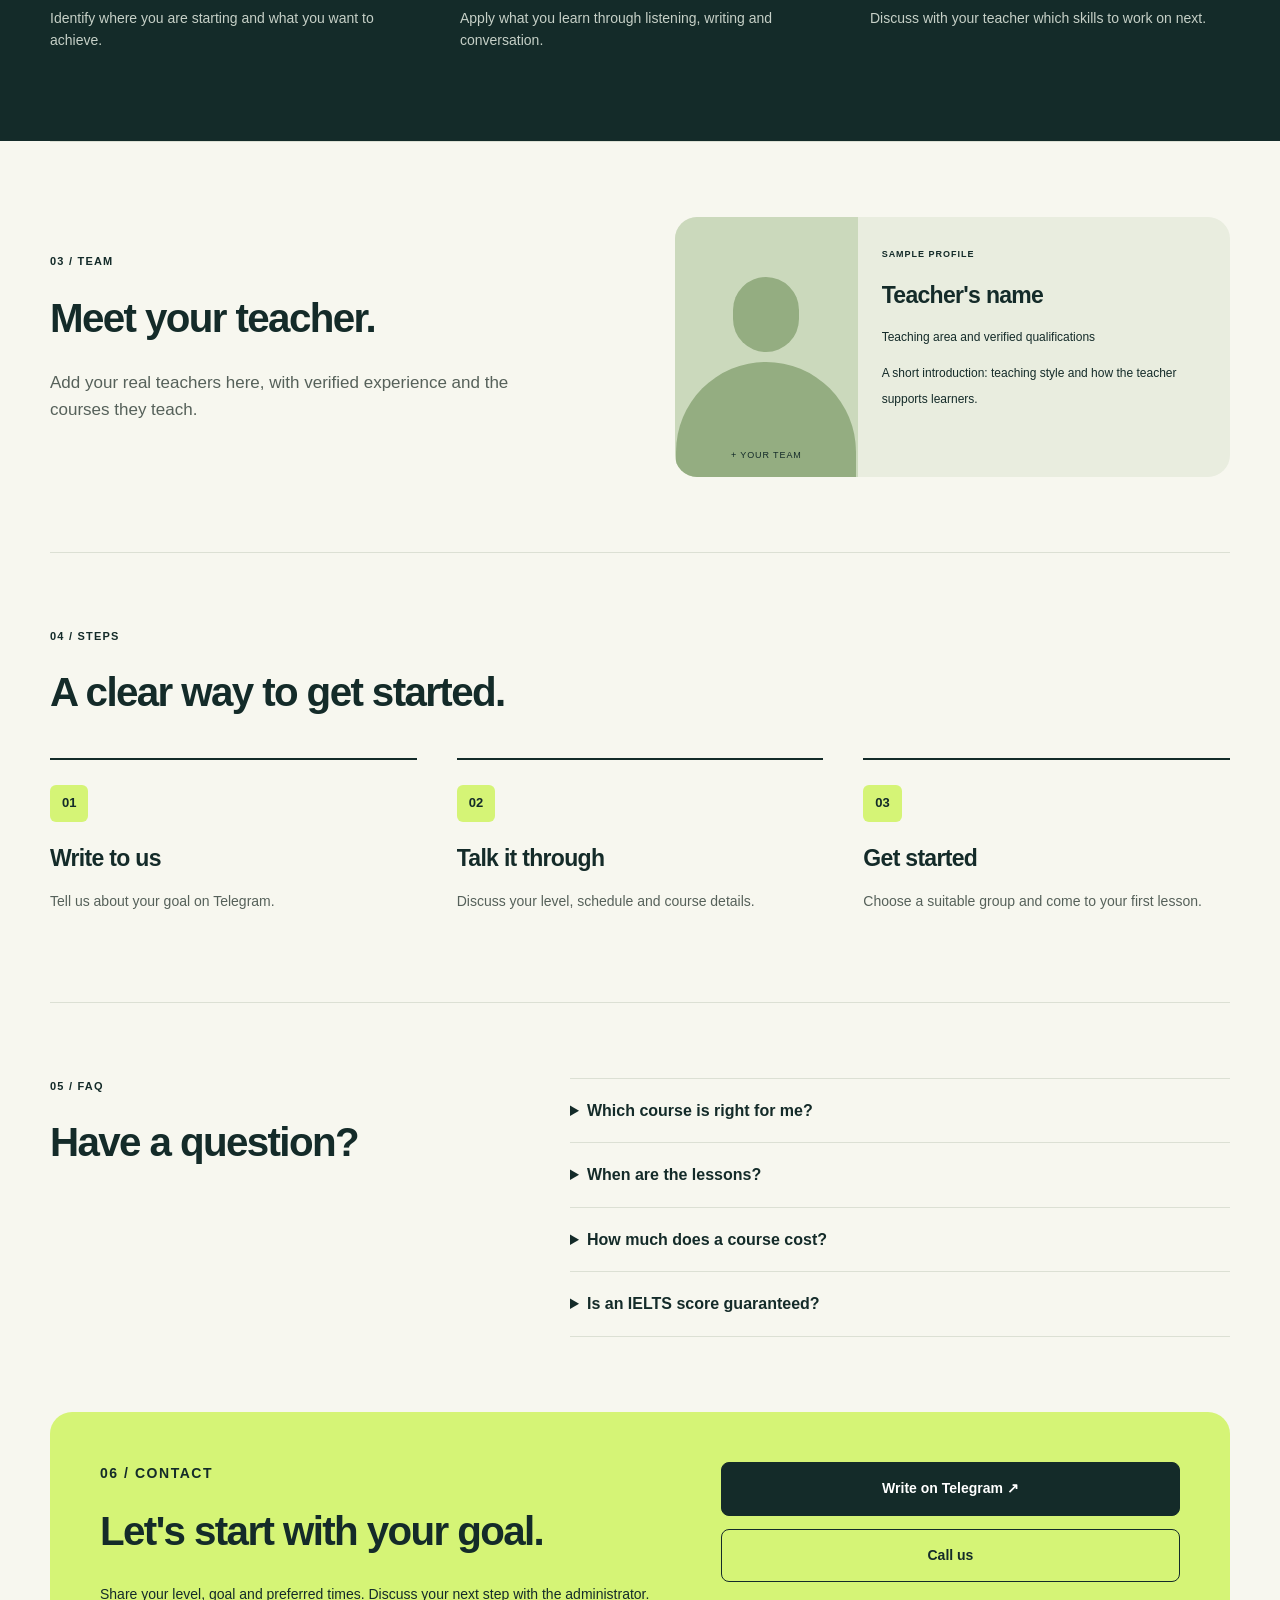
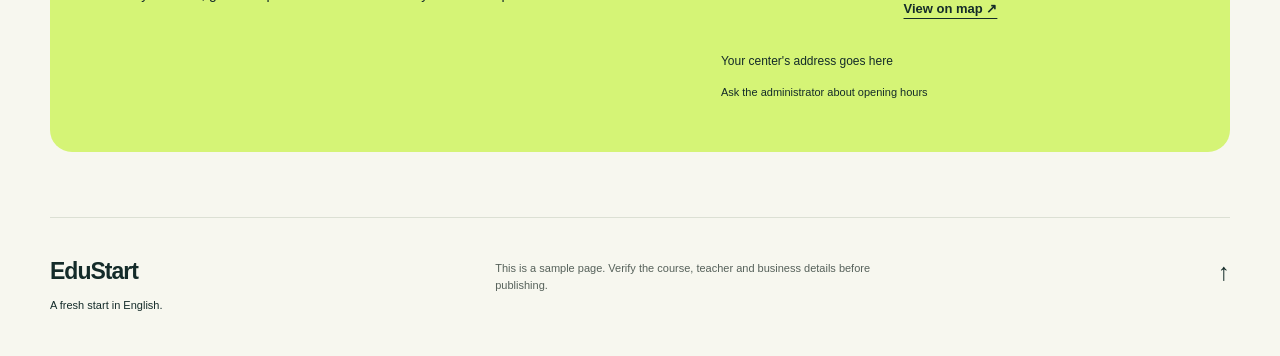
<file: site/en.html>
<!doctype html>
<html lang="en"><head><meta charset="utf-8"><meta name="viewport" content="width=device-width,initial-scale=1"><meta name="description" content="EduStart demo website for an English language and IELTS center. Explore courses, the learning journey and contact options."><meta name="theme-color" content="#142b29"><title>EduStart — A fresh start in English</title><link rel="icon" href="favicon.svg" type="image/svg+xml"><link rel="stylesheet" href="styles.css"><script src="config.js" defer></script><script src="app.js" defer></script></head>
<body><a class="skip" href="#main">Skip to main content</a><div class="demo-bar" data-demo>DEMO TEMPLATE · Replace the sample course and team details with your center's information.</div>
<header><div class="container nav-wrap"><a class="brand" href="index.html"><span class="brand-mark" aria-hidden="true">e<span>↗</span></span><span data-brand>EduStart</span></a><button class="menu-toggle" aria-label="Open or close the menu" aria-expanded="false" aria-controls="navigation">☰</button><nav id="navigation" aria-label="Main navigation"><a href="#courses">Courses</a><a href="#approach">Approach</a><a href="#team">Teachers</a><a href="#faq">Questions</a></nav><div class="nav-actions"><div class="language-switch" role="group" aria-label="Choose language"><a class="language" href="index.html" lang="uz" hreflang="uz" aria-label="O‘zbekcha">UZ</a><a class="language" href="ru.html" lang="ru" hreflang="ru" aria-label="Русский">RU</a><a class="language" href="en.html" lang="en" hreflang="en" aria-label="English" aria-current="page">EN</a></div><a class="button small" href="#contact">Get advice</a></div></div></header>
<main id="main">
<section class="hero container" id="home"><div class="hero-copy"><p class="eyebrow"><span class="dot"></span> ENGLISH · IELTS · NEW OPPORTUNITIES</p><h1>Your next step.<br>In English.</h1><p class="lead">Choose a course that fits your goal. From your first conversation to your first lesson — a clear path forward.</p><div class="actions"><a class="button" href="#contact">Find my course <span aria-hidden="true">↗</span></a><a class="text-link" href="#courses">Explore courses ↓</a></div><p class="micro">First, we discuss your goal. Then, we find a suitable group.</p></div><div class="hero-art" aria-label="Your learning journey"><div class="orbit" aria-hidden="true"></div><span class="art-label">THE FIRST STEP</span><div class="wordmark" aria-hidden="true">Hello<span>!</span></div><div class="path-card"><p class="eyebrow">Your learning journey</p><div class="path-step"><span>01</span><strong>Define your goal</strong><b aria-hidden="true">↗</b></div><div class="path-step"><span>02</span><strong>Assess your level</strong><b aria-hidden="true">↗</b></div><div class="path-step"><span>03</span><strong>Practice with a plan</strong><b aria-hidden="true">↗</b></div></div><p class="art-note">A small step today can open up new opportunities.</p><span class="asterisk" aria-hidden="true">✳</span></div></section>
<section class="section container" id="courses"><div class="section-head"><div><p class="eyebrow">01 / COURSES</p><h2>Find the right course for you.</h2></div><p>These courses are examples. Ask the center's administrator about available groups, schedules and fees.</p></div><div class="grid three"><article class="course"><span class="eyebrow">01 / FOUNDATION</span><h3>General English</h3><p>Build everyday communication skills, grammar and vocabulary together.</p><div class="course-bottom"><small>For beginners and continuing learners</small><a class="round-link" href="#contact" aria-label="General English: Get advice">↗</a></div></article><article class="course"><span class="eyebrow">02 / GOAL</span><h3>IELTS preparation</h3><p>Focused practice in Listening, Reading, Writing and Speaking.</p><div class="course-bottom"><small>Preparation suited to your current level</small><a class="round-link" href="#contact" aria-label="IELTS preparation: Get advice">↗</a></div></article><article class="course"><span class="eyebrow">03 / PRACTICE</span><h3>Speaking practice</h3><p>Learn to express your ideas clearly and take an active part in conversations.</p><div class="course-bottom"><small>Sessions focused on communication</small><a class="round-link" href="#contact" aria-label="Speaking practice: Get advice">↗</a></div></article></div></section>
<section class="dark-section" id="approach"><div class="container section"><p class="eyebrow">02 / APPROACH</p><h2>Put your knowledge into practice.</h2><div class="grid three approach-grid"><article><span class="step-num">01</span><h3>A plan for your goal</h3><p>Identify where you are starting and what you want to achieve.</p></article><article><span class="step-num">02</span><h3>Regular practice</h3><p>Apply what you learn through listening, writing and conversation.</p></article><article><span class="step-num">03</span><h3>Clear feedback</h3><p>Discuss with your teacher which skills to work on next.</p></article></div></div></section>
<section class="section container team-section" id="team"><div><p class="eyebrow">03 / TEAM</p><h2>Meet your teacher.</h2><p class="lead">Add your real teachers here, with verified experience and the courses they teach.</p></div><article class="teacher"><div class="portrait" aria-hidden="true"><div class="head"></div><div class="shoulders"></div><span>+ YOUR TEAM</span></div><div class="teacher-copy"><p class="eyebrow">SAMPLE PROFILE</p><h3>Teacher's name</h3><p>Teaching area and verified qualifications</p><small>A short introduction: teaching style and how the teacher supports learners.</small></div></article></section>
<section class="section container" id="steps"><p class="eyebrow">04 / STEPS</p><h2>A clear way to get started.</h2><div class="grid three steps-grid"><article><span class="step-num">01</span><h3>Write to us</h3><p>Tell us about your goal on Telegram.</p></article><article><span class="step-num">02</span><h3>Talk it through</h3><p>Discuss your level, schedule and course details.</p></article><article><span class="step-num">03</span><h3>Get started</h3><p>Choose a suitable group and come to your first lesson.</p></article></div></section>
<section class="section container faq-section" id="faq"><div><p class="eyebrow">05 / FAQ</p><h2>Have a question?</h2></div><div class="faq-list"><details><summary>Which course is right for me?</summary><p>Tell the administrator about your current level and goal. They can then explain the relevant courses and available groups.</p></details><details><summary>When are the lessons?</summary><p>Schedules vary by group. Share the times that work for you and ask about the available options.</p></details><details><summary>How much does a course cost?</summary><p>Ask the administrator about current fees, payment dates and what the course includes. This demo website does not list real course prices.</p></details><details><summary>Is an IELTS score guaranteed?</summary><p>Results depend on your starting level, independent practice and other factors. This template does not promise a particular score or outcome.</p></details></div></section>
<section class="container contact-shell" id="contact"><div class="contact"><div><p class="eyebrow">06 / CONTACT</p><h2>Let's start with your goal.</h2><p>Share your level, goal and preferred times. Discuss your next step with the administrator.</p></div><div class="contact-actions"><a class="button" href="#contact" data-contact="telegram">Write on Telegram ↗</a><a class="button outline" href="#contact" data-contact="phone">Call us</a><a class="text-link" href="#contact" data-contact="map">View on map ↗</a><p class="address" data-address>Your center's address goes here</p><small data-hours>Ask the administrator about opening hours</small></div></div></section>
</main><footer class="container"><div><strong data-brand>EduStart</strong><p>A fresh start in English.</p></div><p class="footer-note" data-demo>This is a sample page. Verify the course, teacher and business details before publishing.</p><a href="#home" aria-label="Back to top">↑</a></footer><dialog aria-labelledby="dialog-title"><h2 id="dialog-title">This is a demo website</h2><p>Contact details have not been configured yet. The template owner adds their own phone number, Telegram username and map link in config.js.</p><button class="button" data-close>Got it</button></dialog><noscript><p class="noscript">Enable JavaScript to use the contact buttons.</p></noscript></body></html>
</file>
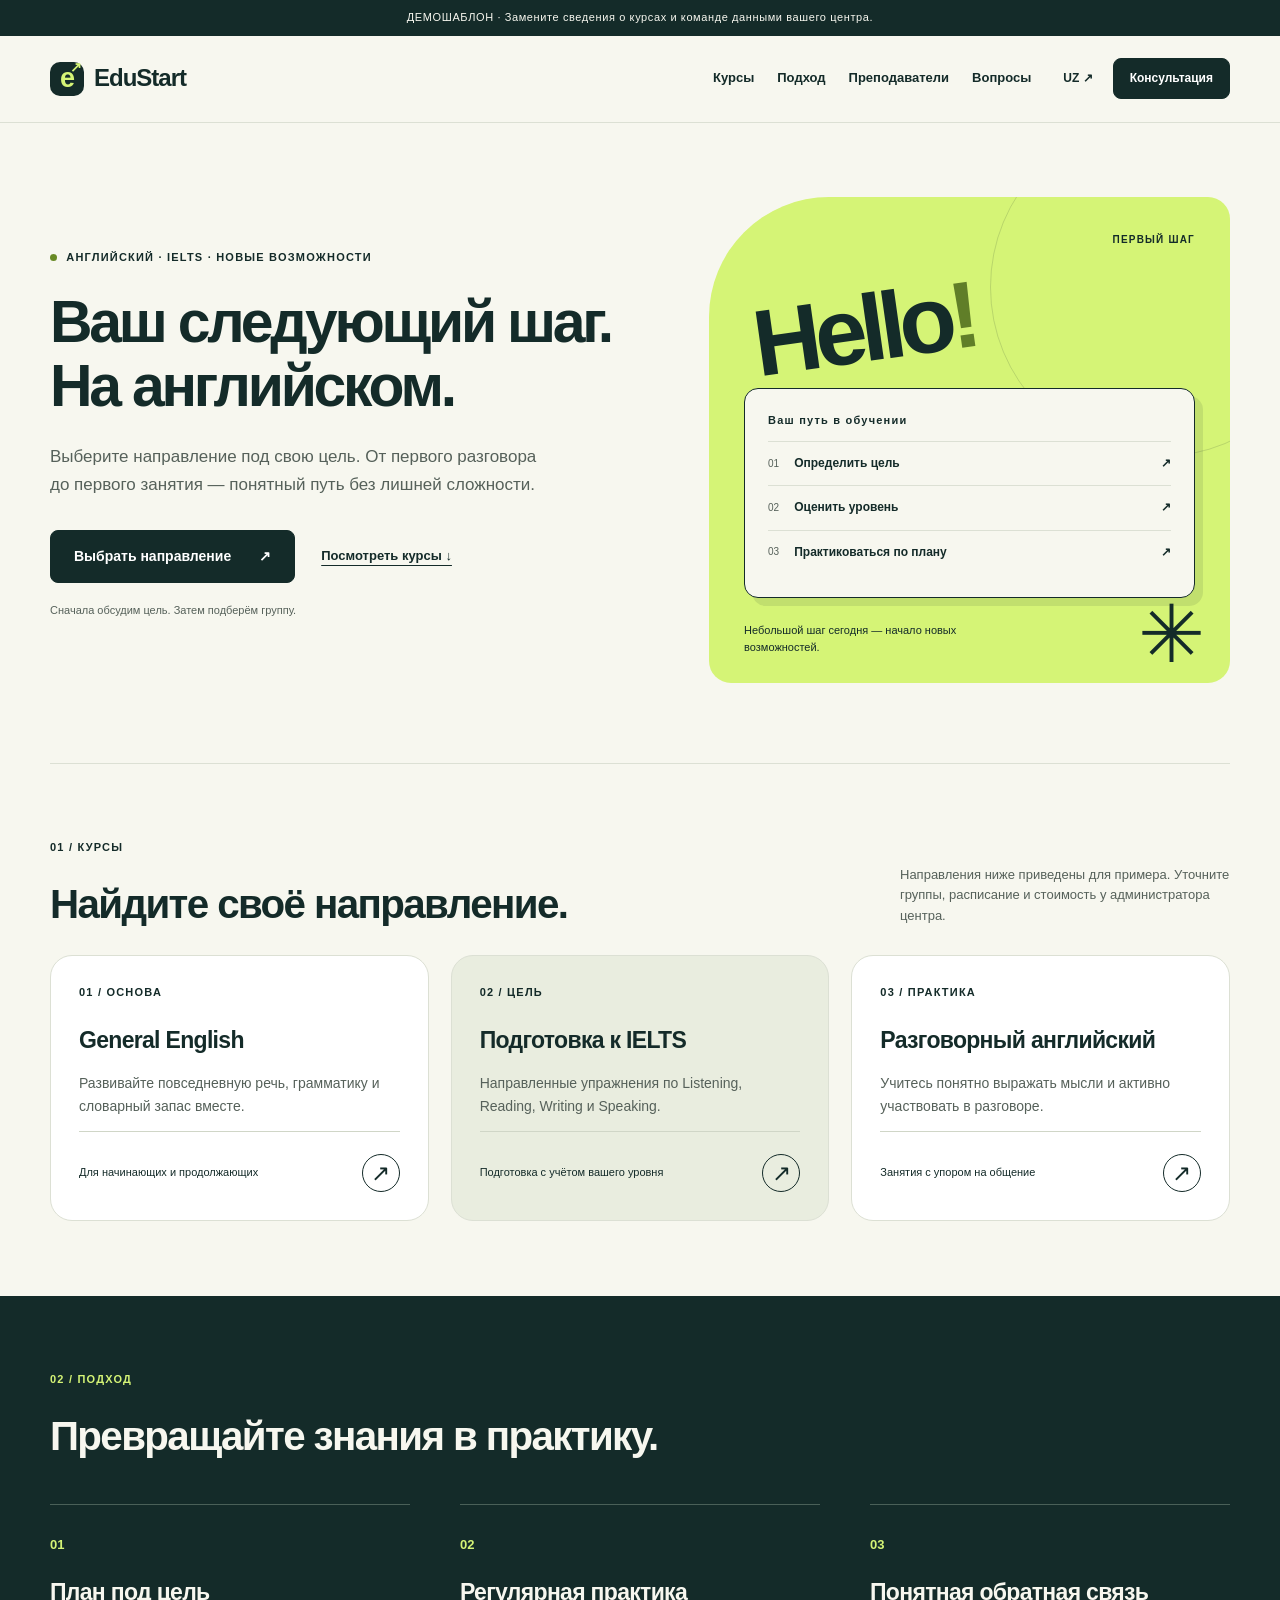
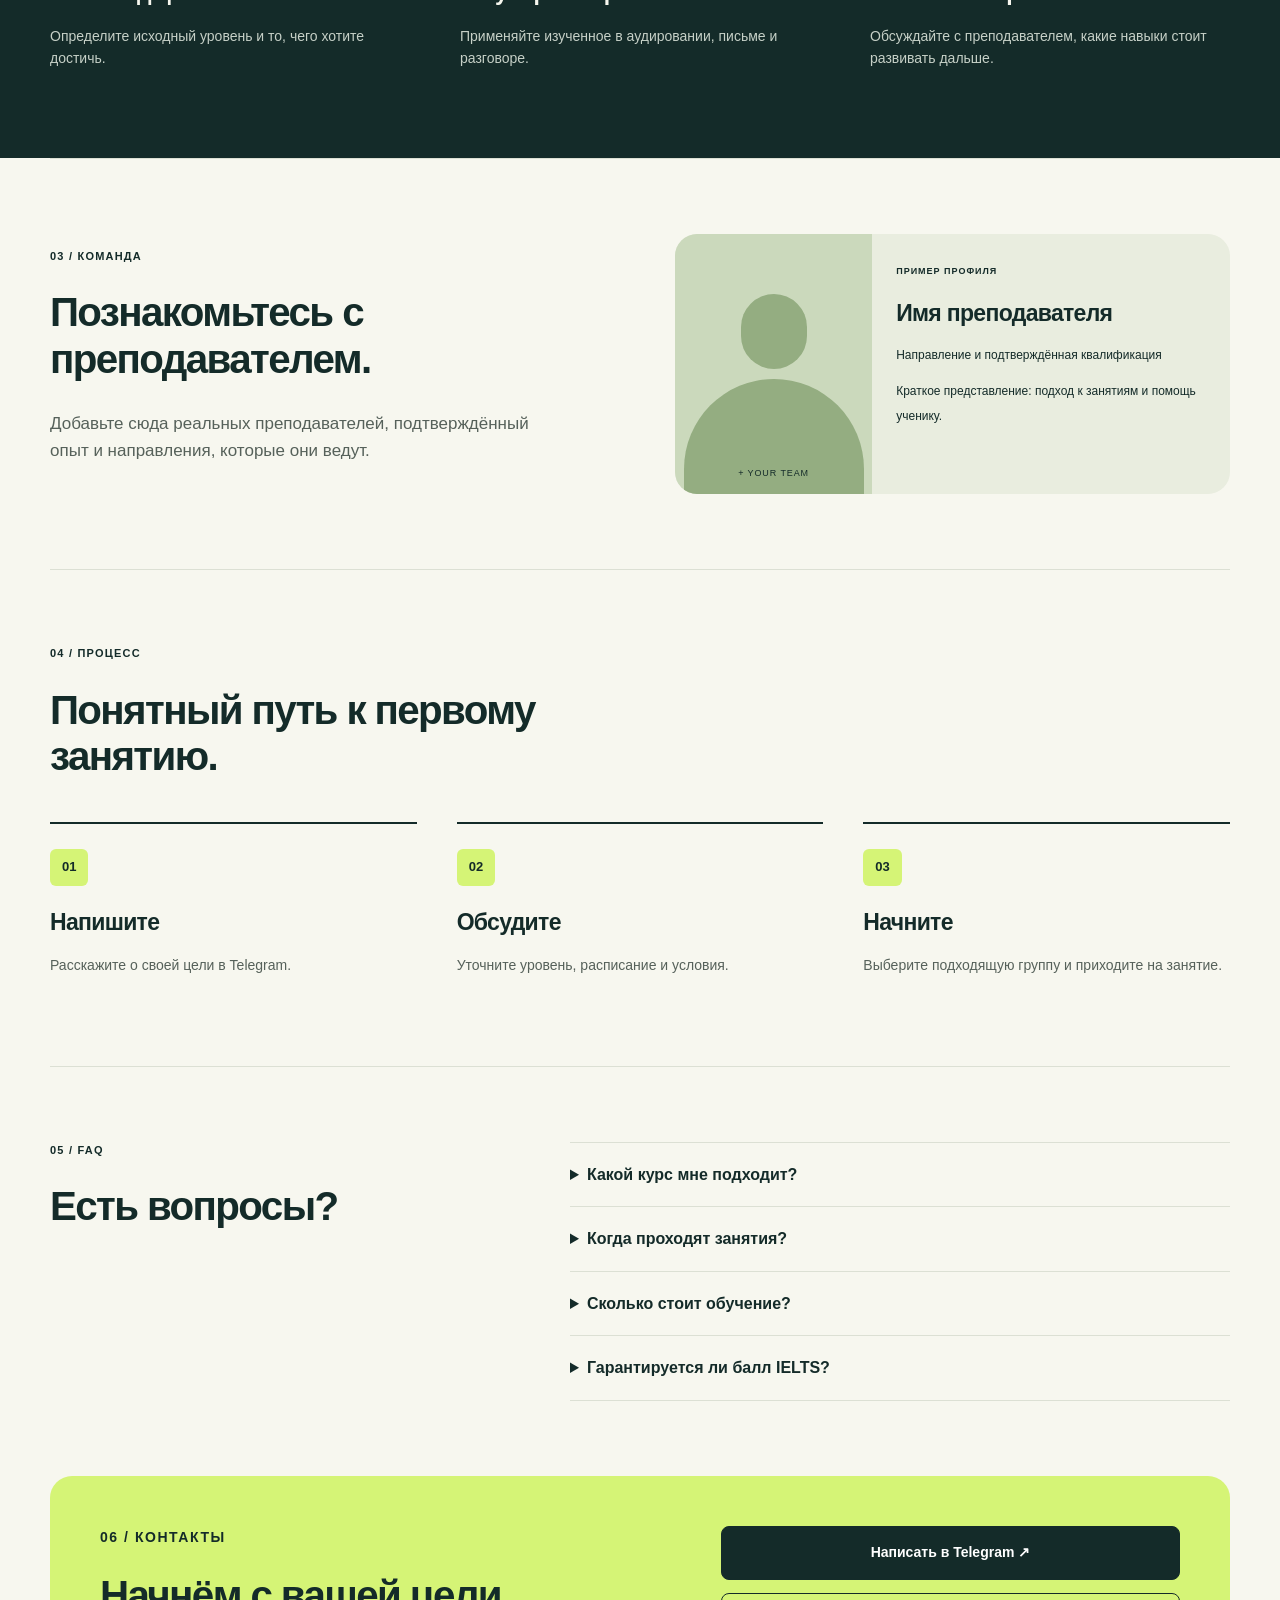
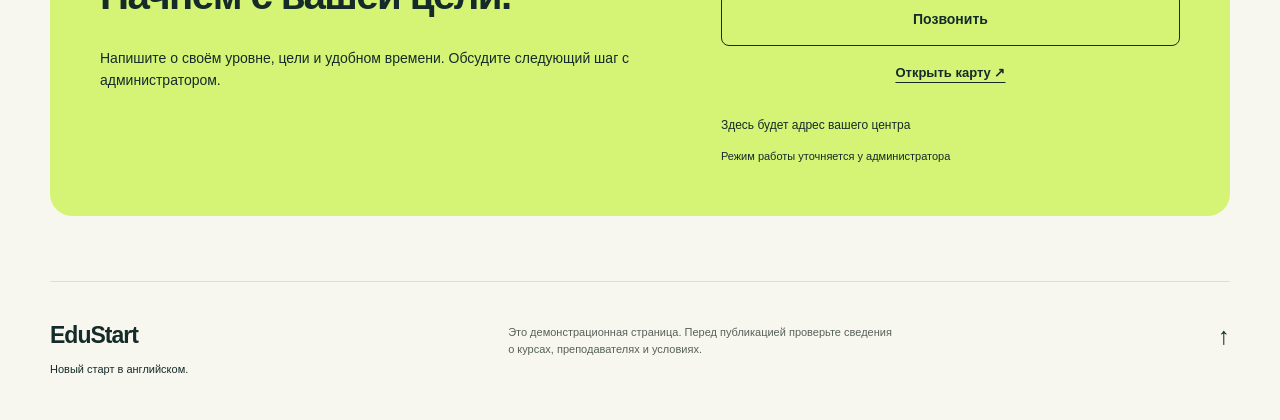
<file: site/ru.html>
<!doctype html>
<html lang="ru"><head><meta charset="utf-8"><meta name="viewport" content="width=device-width,initial-scale=1"><meta name="description" content="Демонстрационный сайт EduStart для центра английского языка и IELTS. Курсы, обучение и контакты."><meta name="theme-color" content="#142b29"><title>EduStart — новый старт в английском</title><link rel="icon" href="favicon.svg" type="image/svg+xml"><link rel="stylesheet" href="styles.css"><script src="config.js" defer></script><script src="app.js" defer></script></head>
<body><a class="skip" href="#main">Перейти к содержанию</a><div class="demo-bar" data-demo>ДЕМОШАБЛОН · Замените сведения о курсах и команде данными вашего центра.</div>
<header><div class="container nav-wrap"><a class="brand" href="ru.html"><span class="brand-mark" aria-hidden="true">e<span>↗</span></span><span data-brand>EduStart</span></a><button class="menu-toggle" aria-label="Открыть или закрыть меню" aria-expanded="false" aria-controls="navigation">☰</button><nav id="navigation" aria-label="Основная навигация"><a href="#courses">Курсы</a><a href="#approach">Подход</a><a href="#team">Преподаватели</a><a href="#faq">Вопросы</a></nav><div class="nav-actions"><a class="language" href="index.html" lang="uz" aria-label="O‘zbekcha sahifa">UZ ↗</a><a class="button small" href="#contact">Консультация</a></div></div></header>
<main id="main">
<section class="hero container" id="home"><div class="hero-copy"><p class="eyebrow"><span class="dot"></span> АНГЛИЙСКИЙ · IELTS · НОВЫЕ ВОЗМОЖНОСТИ</p><h1>Ваш следующий шаг.<br>На английском.</h1><p class="lead">Выберите направление под свою цель. От первого разговора до первого занятия — понятный путь без лишней сложности.</p><div class="actions"><a class="button" href="#contact">Выбрать направление <span aria-hidden="true">↗</span></a><a class="text-link" href="#courses">Посмотреть курсы ↓</a></div><p class="micro">Сначала обсудим цель. Затем подберём группу.</p></div><div class="hero-art" aria-label="Ваш путь в обучении"><div class="orbit" aria-hidden="true"></div><span class="art-label">ПЕРВЫЙ ШАГ</span><div class="wordmark" aria-hidden="true">Hello<span>!</span></div><div class="path-card"><p class="eyebrow">Ваш путь в обучении</p><div class="path-step"><span>01</span><strong>Определить цель</strong><b aria-hidden="true">↗</b></div><div class="path-step"><span>02</span><strong>Оценить уровень</strong><b aria-hidden="true">↗</b></div><div class="path-step"><span>03</span><strong>Практиковаться по плану</strong><b aria-hidden="true">↗</b></div></div><p class="art-note">Небольшой шаг сегодня — начало новых возможностей.</p><span class="asterisk" aria-hidden="true">✳</span></div></section>
<section class="section container" id="courses"><div class="section-head"><div><p class="eyebrow">01 / КУРСЫ</p><h2>Найдите своё направление.</h2></div><p>Направления ниже приведены для примера. Уточните группы, расписание и стоимость у администратора центра.</p></div><div class="grid three"><article class="course"><span class="eyebrow">01 / ОСНОВА</span><h3>General English</h3><p>Развивайте повседневную речь, грамматику и словарный запас вместе.</p><div class="course-bottom"><small>Для начинающих и продолжающих</small><a class="round-link" href="#contact" aria-label="General English: Консультация">↗</a></div></article><article class="course"><span class="eyebrow">02 / ЦЕЛЬ</span><h3>Подготовка к IELTS</h3><p>Направленные упражнения по Listening, Reading, Writing и Speaking.</p><div class="course-bottom"><small>Подготовка с учётом вашего уровня</small><a class="round-link" href="#contact" aria-label="Подготовка к IELTS: Консультация">↗</a></div></article><article class="course"><span class="eyebrow">03 / ПРАКТИКА</span><h3>Разговорный английский</h3><p>Учитесь понятно выражать мысли и активно участвовать в разговоре.</p><div class="course-bottom"><small>Занятия с упором на общение</small><a class="round-link" href="#contact" aria-label="Разговорный английский: Консультация">↗</a></div></article></div></section>
<section class="dark-section" id="approach"><div class="container section"><p class="eyebrow">02 / ПОДХОД</p><h2>Превращайте знания в практику.</h2><div class="grid three approach-grid"><article><span class="step-num">01</span><h3>План под цель</h3><p>Определите исходный уровень и то, чего хотите достичь.</p></article><article><span class="step-num">02</span><h3>Регулярная практика</h3><p>Применяйте изученное в аудировании, письме и разговоре.</p></article><article><span class="step-num">03</span><h3>Понятная обратная связь</h3><p>Обсуждайте с преподавателем, какие навыки стоит развивать дальше.</p></article></div></div></section>
<section class="section container team-section" id="team"><div><p class="eyebrow">03 / КОМАНДА</p><h2>Познакомьтесь с преподавателем.</h2><p class="lead">Добавьте сюда реальных преподавателей, подтверждённый опыт и направления, которые они ведут.</p></div><article class="teacher"><div class="portrait" aria-hidden="true"><div class="head"></div><div class="shoulders"></div><span>+ YOUR TEAM</span></div><div class="teacher-copy"><p class="eyebrow">ПРИМЕР ПРОФИЛЯ</p><h3>Имя преподавателя</h3><p>Направление и подтверждённая квалификация</p><small>Краткое представление: подход к занятиям и помощь ученику.</small></div></article></section>
<section class="section container" id="steps"><p class="eyebrow">04 / ПРОЦЕСС</p><h2>Понятный путь к первому занятию.</h2><div class="grid three steps-grid"><article><span class="step-num">01</span><h3>Напишите</h3><p>Расскажите о своей цели в Telegram.</p></article><article><span class="step-num">02</span><h3>Обсудите</h3><p>Уточните уровень, расписание и условия.</p></article><article><span class="step-num">03</span><h3>Начните</h3><p>Выберите подходящую группу и приходите на занятие.</p></article></div></section>
<section class="section container faq-section" id="faq"><div><p class="eyebrow">05 / FAQ</p><h2>Есть вопросы?</h2></div><div class="faq-list"><details><summary>Какой курс мне подходит?</summary><p>Расскажите администратору о своём уровне и цели. После этого вы сможете узнать о подходящем направлении и группе.</p></details><details><summary>Когда проходят занятия?</summary><p>Расписание зависит от группы. Напишите, какое время вам удобно, и уточните доступные варианты.</p></details><details><summary>Сколько стоит обучение?</summary><p>Актуальную цену, порядок оплаты и состав курса уточните у администратора. На этом демосайте нет реальных цен на обучение.</p></details><details><summary>Гарантируется ли балл IELTS?</summary><p>Результат зависит от исходного уровня, самостоятельной практики и других факторов. Шаблон не обещает определённый балл или результат.</p></details></div></section>
<section class="container contact-shell" id="contact"><div class="contact"><div><p class="eyebrow">06 / КОНТАКТЫ</p><h2>Начнём с вашей цели.</h2><p>Напишите о своём уровне, цели и удобном времени. Обсудите следующий шаг с администратором.</p></div><div class="contact-actions"><a class="button" href="#contact" data-contact="telegram">Написать в Telegram ↗</a><a class="button outline" href="#contact" data-contact="phone">Позвонить</a><a class="text-link" href="#contact" data-contact="map">Открыть карту ↗</a><p class="address" data-address>Здесь будет адрес вашего центра</p><small data-hours>Режим работы уточняется у администратора</small></div></div></section>
</main><footer class="container"><div><strong data-brand>EduStart</strong><p>Новый старт в английском.</p></div><p class="footer-note" data-demo>Это демонстрационная страница. Перед публикацией проверьте сведения о курсах, преподавателях и условиях.</p><a href="#home" aria-label="Наверх">↑</a></footer><dialog aria-labelledby="dialog-title"><h2 id="dialog-title">Это демонстрационный сайт</h2><p>Контакты ещё не настроены. Владелец шаблона указывает свой телефон, Telegram и ссылку на карту в файле config.js.</p><button class="button" data-close>Понятно</button></dialog><noscript><p class="noscript">Для работы кнопок связи включите JavaScript.</p></noscript></body></html>
</file>
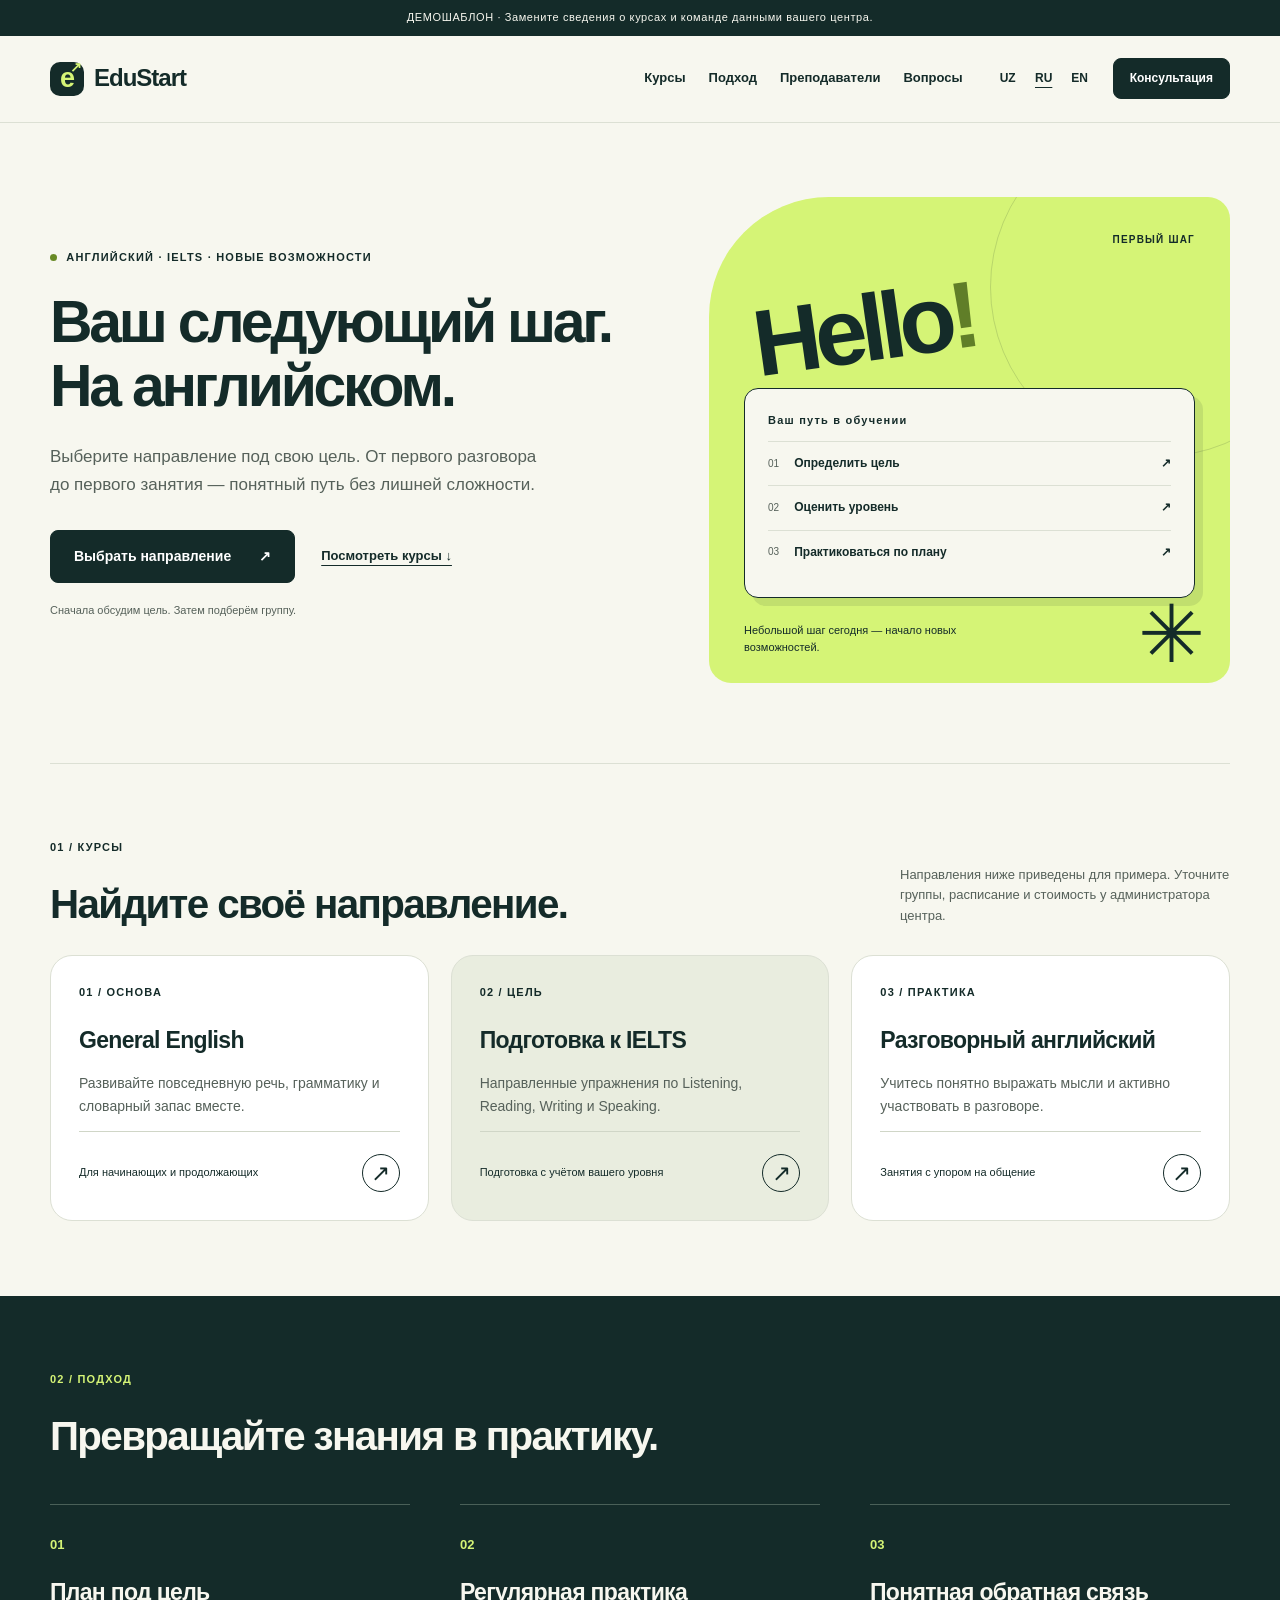
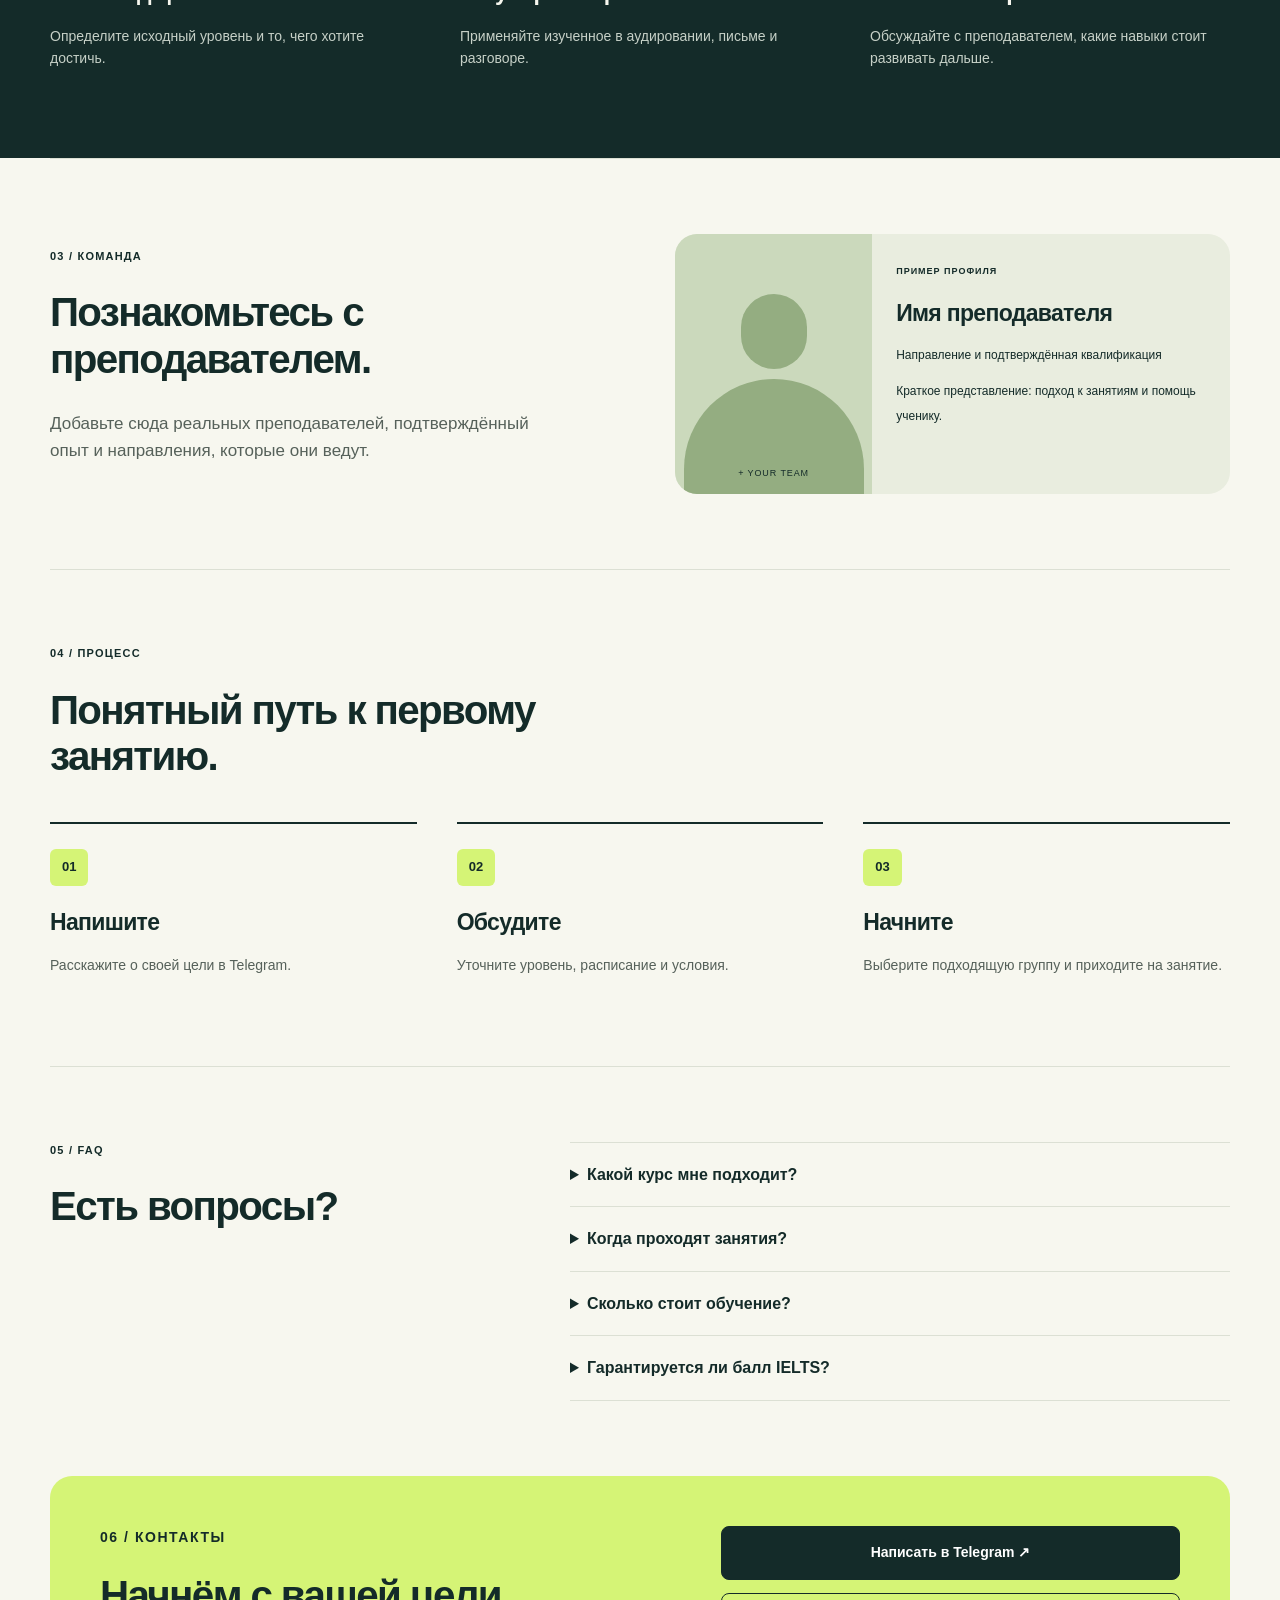
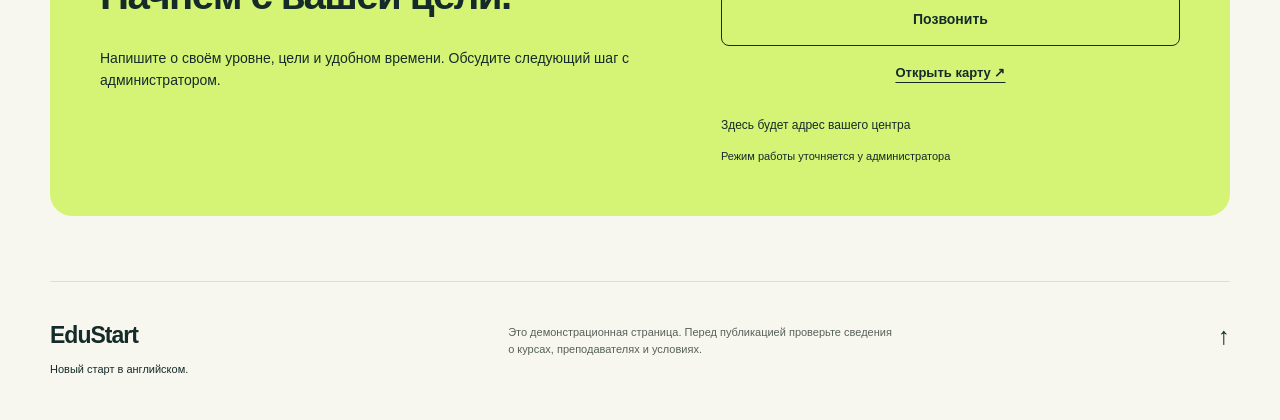
<file: release/stage/EduStart_UZ_RU_EN_v1.0.0/site/ru.html>
<!doctype html>
<html lang="ru"><head><meta charset="utf-8"><meta name="viewport" content="width=device-width,initial-scale=1"><meta name="description" content="Демонстрационный сайт EduStart для центра английского языка и IELTS. Курсы, обучение и контакты."><meta name="theme-color" content="#142b29"><title>EduStart — новый старт в английском</title><link rel="icon" href="favicon.svg" type="image/svg+xml"><link rel="stylesheet" href="styles.css"><script src="config.js" defer></script><script src="app.js" defer></script></head>
<body><a class="skip" href="#main">Перейти к содержанию</a><div class="demo-bar" data-demo>ДЕМОШАБЛОН · Замените сведения о курсах и команде данными вашего центра.</div>
<header><div class="container nav-wrap"><a class="brand" href="ru.html"><span class="brand-mark" aria-hidden="true">e<span>↗</span></span><span data-brand>EduStart</span></a><button class="menu-toggle" aria-label="Открыть или закрыть меню" aria-expanded="false" aria-controls="navigation">☰</button><nav id="navigation" aria-label="Основная навигация"><a href="#courses">Курсы</a><a href="#approach">Подход</a><a href="#team">Преподаватели</a><a href="#faq">Вопросы</a></nav><div class="nav-actions"><div class="language-switch" role="group" aria-label="Выбор языка"><a class="language" href="index.html" lang="uz" hreflang="uz" aria-label="O‘zbekcha">UZ</a><a class="language" href="ru.html" lang="ru" hreflang="ru" aria-label="Русский" aria-current="page">RU</a><a class="language" href="en.html" lang="en" hreflang="en" aria-label="English">EN</a></div><a class="button small" href="#contact">Консультация</a></div></div></header>
<main id="main">
<section class="hero container" id="home"><div class="hero-copy"><p class="eyebrow"><span class="dot"></span> АНГЛИЙСКИЙ · IELTS · НОВЫЕ ВОЗМОЖНОСТИ</p><h1>Ваш следующий шаг.<br>На английском.</h1><p class="lead">Выберите направление под свою цель. От первого разговора до первого занятия — понятный путь без лишней сложности.</p><div class="actions"><a class="button" href="#contact">Выбрать направление <span aria-hidden="true">↗</span></a><a class="text-link" href="#courses">Посмотреть курсы ↓</a></div><p class="micro">Сначала обсудим цель. Затем подберём группу.</p></div><div class="hero-art" aria-label="Ваш путь в обучении"><div class="orbit" aria-hidden="true"></div><span class="art-label">ПЕРВЫЙ ШАГ</span><div class="wordmark" aria-hidden="true">Hello<span>!</span></div><div class="path-card"><p class="eyebrow">Ваш путь в обучении</p><div class="path-step"><span>01</span><strong>Определить цель</strong><b aria-hidden="true">↗</b></div><div class="path-step"><span>02</span><strong>Оценить уровень</strong><b aria-hidden="true">↗</b></div><div class="path-step"><span>03</span><strong>Практиковаться по плану</strong><b aria-hidden="true">↗</b></div></div><p class="art-note">Небольшой шаг сегодня — начало новых возможностей.</p><span class="asterisk" aria-hidden="true">✳</span></div></section>
<section class="section container" id="courses"><div class="section-head"><div><p class="eyebrow">01 / КУРСЫ</p><h2>Найдите своё направление.</h2></div><p>Направления ниже приведены для примера. Уточните группы, расписание и стоимость у администратора центра.</p></div><div class="grid three"><article class="course"><span class="eyebrow">01 / ОСНОВА</span><h3>General English</h3><p>Развивайте повседневную речь, грамматику и словарный запас вместе.</p><div class="course-bottom"><small>Для начинающих и продолжающих</small><a class="round-link" href="#contact" aria-label="General English: Консультация">↗</a></div></article><article class="course"><span class="eyebrow">02 / ЦЕЛЬ</span><h3>Подготовка к IELTS</h3><p>Направленные упражнения по Listening, Reading, Writing и Speaking.</p><div class="course-bottom"><small>Подготовка с учётом вашего уровня</small><a class="round-link" href="#contact" aria-label="Подготовка к IELTS: Консультация">↗</a></div></article><article class="course"><span class="eyebrow">03 / ПРАКТИКА</span><h3>Разговорный английский</h3><p>Учитесь понятно выражать мысли и активно участвовать в разговоре.</p><div class="course-bottom"><small>Занятия с упором на общение</small><a class="round-link" href="#contact" aria-label="Разговорный английский: Консультация">↗</a></div></article></div></section>
<section class="dark-section" id="approach"><div class="container section"><p class="eyebrow">02 / ПОДХОД</p><h2>Превращайте знания в практику.</h2><div class="grid three approach-grid"><article><span class="step-num">01</span><h3>План под цель</h3><p>Определите исходный уровень и то, чего хотите достичь.</p></article><article><span class="step-num">02</span><h3>Регулярная практика</h3><p>Применяйте изученное в аудировании, письме и разговоре.</p></article><article><span class="step-num">03</span><h3>Понятная обратная связь</h3><p>Обсуждайте с преподавателем, какие навыки стоит развивать дальше.</p></article></div></div></section>
<section class="section container team-section" id="team"><div><p class="eyebrow">03 / КОМАНДА</p><h2>Познакомьтесь с преподавателем.</h2><p class="lead">Добавьте сюда реальных преподавателей, подтверждённый опыт и направления, которые они ведут.</p></div><article class="teacher"><div class="portrait" aria-hidden="true"><div class="head"></div><div class="shoulders"></div><span>+ YOUR TEAM</span></div><div class="teacher-copy"><p class="eyebrow">ПРИМЕР ПРОФИЛЯ</p><h3>Имя преподавателя</h3><p>Направление и подтверждённая квалификация</p><small>Краткое представление: подход к занятиям и помощь ученику.</small></div></article></section>
<section class="section container" id="steps"><p class="eyebrow">04 / ПРОЦЕСС</p><h2>Понятный путь к первому занятию.</h2><div class="grid three steps-grid"><article><span class="step-num">01</span><h3>Напишите</h3><p>Расскажите о своей цели в Telegram.</p></article><article><span class="step-num">02</span><h3>Обсудите</h3><p>Уточните уровень, расписание и условия.</p></article><article><span class="step-num">03</span><h3>Начните</h3><p>Выберите подходящую группу и приходите на занятие.</p></article></div></section>
<section class="section container faq-section" id="faq"><div><p class="eyebrow">05 / FAQ</p><h2>Есть вопросы?</h2></div><div class="faq-list"><details><summary>Какой курс мне подходит?</summary><p>Расскажите администратору о своём уровне и цели. После этого вы сможете узнать о подходящем направлении и группе.</p></details><details><summary>Когда проходят занятия?</summary><p>Расписание зависит от группы. Напишите, какое время вам удобно, и уточните доступные варианты.</p></details><details><summary>Сколько стоит обучение?</summary><p>Актуальную цену, порядок оплаты и состав курса уточните у администратора. На этом демосайте нет реальных цен на обучение.</p></details><details><summary>Гарантируется ли балл IELTS?</summary><p>Результат зависит от исходного уровня, самостоятельной практики и других факторов. Шаблон не обещает определённый балл или результат.</p></details></div></section>
<section class="container contact-shell" id="contact"><div class="contact"><div><p class="eyebrow">06 / КОНТАКТЫ</p><h2>Начнём с вашей цели.</h2><p>Напишите о своём уровне, цели и удобном времени. Обсудите следующий шаг с администратором.</p></div><div class="contact-actions"><a class="button" href="#contact" data-contact="telegram">Написать в Telegram ↗</a><a class="button outline" href="#contact" data-contact="phone">Позвонить</a><a class="text-link" href="#contact" data-contact="map">Открыть карту ↗</a><p class="address" data-address>Здесь будет адрес вашего центра</p><small data-hours>Режим работы уточняется у администратора</small></div></div></section>
</main><footer class="container"><div><strong data-brand>EduStart</strong><p>Новый старт в английском.</p></div><p class="footer-note" data-demo>Это демонстрационная страница. Перед публикацией проверьте сведения о курсах, преподавателях и условиях.</p><a href="#home" aria-label="Наверх">↑</a></footer><dialog aria-labelledby="dialog-title"><h2 id="dialog-title">Это демонстрационный сайт</h2><p>Контакты ещё не настроены. Владелец шаблона указывает свой телефон, Telegram и ссылку на карту в файле config.js.</p><button class="button" data-close>Понятно</button></dialog><noscript><p class="noscript">Для работы кнопок связи включите JavaScript.</p></noscript></body></html>
</file>
<file: site/styles.css>
:root{--ink:#142b29;--paper:#f7f7ef;--lime:#d5f476;--muted:#56615a;--line:#dce0d4;--white:#fff;--radius:22px}*{box-sizing:border-box}html{scroll-behavior:smooth;scroll-padding-top:105px}body{margin:0;background:var(--paper);color:var(--ink);font-family:Arial,Helvetica,sans-serif;line-height:1.6}a{color:inherit;text-decoration:none}button{font:inherit;cursor:pointer}a,button,summary{-webkit-tap-highlight-color:transparent}a:focus-visible,button:focus-visible,summary:focus-visible{outline:3px solid #54791d;outline-offset:5px}img{max-width:100%}[hidden]{display:none!important}.container{width:min(1180px,calc(100% - 64px));margin-inline:auto}.demo-bar{background:var(--ink);color:var(--paper);text-align:center;font-size:11px;letter-spacing:.055em;padding:9px 18px}.skip{position:fixed;left:16px;top:-100px;z-index:50;background:var(--lime);padding:12px}.skip:focus{top:10px}header{background:rgba(247,247,239,.97);border-bottom:1px solid var(--line);position:sticky;top:0;z-index:10}.nav-wrap{min-height:86px;display:flex;align-items:center;gap:32px}.brand{display:flex;align-items:center;gap:10px;font-size:24px;font-weight:800;letter-spacing:-1px}.brand-mark{height:34px;width:34px;border-radius:10px;background:var(--ink);color:var(--lime);display:flex;align-items:center;justify-content:center;font-size:27px;position:relative}.brand-mark span{font-size:14px;position:absolute;right:3px;top:-6px}nav{display:flex;gap:23px;margin-left:auto;font-size:13px;font-weight:600}nav a:hover,.text-link:hover{color:#536d19}.nav-actions{display:flex;align-items:center;gap:20px}.language{font-size:12px;font-weight:700}.button{border:1px solid var(--ink);background:var(--ink);color:white;display:inline-flex;align-items:center;justify-content:center;gap:28px;padding:16px 23px;border-radius:8px;font-weight:600;font-size:14px;line-height:1.4;transition:transform .2s,background .2s}.button:hover{background:#28433f;transform:translateY(-2px)}.button.small{padding:11px 16px;font-size:12px}.menu-toggle{display:none;background:none;border:0;font-size:23px;color:var(--ink)}.hero{display:grid;grid-template-columns:1.15fr 1fr;gap:60px;align-items:center;padding-block:74px 80px}.eyebrow{font-size:11px;letter-spacing:.11em;font-weight:700;margin:0 0 24px}.dot{width:7px;height:7px;background:#688a25;display:inline-block;border-radius:50%;margin-right:5px}h1,h2,h3,p{margin-top:0}h1{font-size:clamp(42px,4.6vw,66px);letter-spacing:-.055em;line-height:1.08;margin-bottom:26px}h2{font-size:clamp(30px,3.15vw,44px);letter-spacing:-.04em;line-height:1.15;margin-bottom:28px;max-width:650px}h3{font-size:23px;line-height:1.25;letter-spacing:-.03em;margin-bottom:18px}.lead{font-size:17px;color:var(--muted);max-width:500px}.actions{display:flex;align-items:center;gap:26px;margin:32px 0 19px;flex-wrap:wrap}.text-link{font-size:13px;font-weight:700;text-decoration:underline;text-underline-offset:5px}.micro{font-size:11px;color:var(--muted)}.hero-art{background:var(--lime);min-height:450px;border-radius:120px 22px 22px 22px;position:relative;overflow:hidden;padding:35px 35px 26px}.art-label{display:block;text-align:right;font-size:10px;font-weight:700;letter-spacing:.12em}.wordmark{font-size:94px;letter-spacing:-.07em;font-weight:800;line-height:1.15;transform:rotate(-8deg);margin:12px 0 20px 8px}.wordmark span{color:#607e28}.path-card{background:var(--paper);border:1px solid var(--ink);border-radius:14px;padding:23px;position:relative;z-index:1;box-shadow:8px 8px 0 rgba(20,43,41,.1)}.path-card .eyebrow{margin-bottom:12px}.path-step{display:flex;gap:15px;align-items:center;border-top:1px solid var(--line);padding:12px 0;font-size:12px}.path-step span{color:var(--muted);font-size:10px}.path-step b{margin-left:auto}.art-note{font-size:11px;max-width:250px;margin:24px 0 0}.asterisk{position:absolute;right:25px;bottom:8px;font-size:80px;line-height:1}.orbit{width:340px;height:340px;border:1px solid rgba(20,43,41,.15);border-radius:50%;position:absolute;right:-100px;top:-80px}.section{padding-block:75px;border-top:1px solid var(--line)}.section-head{display:flex;justify-content:space-between;align-items:end;gap:70px;margin-bottom:28px}.section-head h2{margin-bottom:0}.section-head>p{max-width:330px;font-size:13px;color:var(--muted);margin-bottom:0}.grid{display:grid;gap:22px}.three{grid-template-columns:repeat(3,1fr)}.course{padding:28px;border:1px solid var(--line);border-radius:var(--radius);background:white;display:flex;flex-direction:column}.course:nth-child(2){background:#e9eddf}.course p,.approach-grid p,.steps-grid p{font-size:14px;color:var(--muted)}.course-bottom{border-top:1px solid #d0d6c7;padding-top:22px;margin-top:auto;display:flex;align-items:center;gap:15px}.course-bottom small{font-size:11px}.round-link{display:grid;place-items:center;border:1px solid var(--ink);min-width:38px;height:38px;border-radius:50%;font-size:23px;margin-left:auto}.round-link:hover{background:var(--lime)}.dark-section{background:var(--ink);color:var(--paper)}.dark-section .section{border:0}.dark-section .eyebrow{color:var(--lime)}.approach-grid{margin-top:45px;gap:50px}.approach-grid article{border-top:1px solid #4a6058;padding-top:26px}.approach-grid p{color:#c6d0c7}.step-num{font-size:13px;font-weight:700;display:inline-block;margin-bottom:22px}.dark-section .step-num{color:var(--lime)}.team-section{display:grid;grid-template-columns:1fr 1fr;gap:70px;align-items:center}.teacher{background:#e9eddf;border-radius:var(--radius);display:flex;overflow:hidden;min-height:260px}.portrait{width:40%;min-width:130px;background:#cbd9bc;position:relative;overflow:hidden}.head{background:#94ad81;width:66px;height:75px;border-radius:40px;position:absolute;top:60px;left:50%;transform:translateX(-50%)}.shoulders{background:#94ad81;width:180px;height:145px;position:absolute;top:145px;left:50%;transform:translateX(-50%);border-radius:100px 100px 0 0}.portrait span{position:absolute;bottom:14px;left:0;width:100%;text-align:center;font-size:9px;letter-spacing:.1em}.teacher-copy{padding:30px 24px}.teacher-copy .eyebrow{font-size:9px;margin-bottom:20px}.teacher-copy p,.teacher-copy small{font-size:12px}.steps-grid{margin-top:42px;gap:40px}.steps-grid article{border-top:2px solid var(--ink);padding-top:25px}.steps-grid .step-num{background:var(--lime);padding:8px 12px;border-radius:6px}.faq-section{display:grid;grid-template-columns:.8fr 1.2fr;gap:80px}.faq-list details{border-bottom:1px solid var(--line);padding:19px 0}.faq-list details:first-child{border-top:1px solid var(--line)}summary{cursor:pointer;font-weight:600;font-size:16px;padding-right:18px}.faq-list p{font-size:14px;color:var(--muted);margin:17px 0 5px}.contact-shell{padding-bottom:65px}.contact{background:var(--lime);border-radius:var(--radius);padding:50px;display:grid;grid-template-columns:1.2fr 1fr;gap:70px}.contact p{font-size:14px}.contact-actions{display:flex;flex-direction:column;align-items:stretch;gap:13px}.contact-actions .text-link{text-align:center;margin-block:4px}.outline{background:transparent;color:var(--ink)}.outline:hover{background:#c6e367}.contact-actions .address{margin:15px 0 0;font-size:12px}.contact-actions small{font-size:11px}.contact h2{max-width:450px}footer{border-top:1px solid var(--line);padding-block:35px;display:flex;justify-content:space-between;gap:30px}footer strong{font-size:23px;letter-spacing:-1px}footer p{font-size:11px;margin:7px 0}.footer-note{max-width:390px;color:var(--muted)}footer>a{font-size:24px}dialog{border:1px solid var(--line);border-radius:20px;padding:34px;background:var(--paper);color:var(--ink);max-width:min(480px,calc(100% - 32px))}dialog h2{font-size:28px}dialog p{font-size:15px}dialog::backdrop{background:rgba(20,43,41,.5)}.noscript{padding:20px;text-align:center}
@media(max-width:1000px){.nav-wrap{gap:20px}nav{gap:14px}.nav-actions>.button{display:none}.hero{gap:32px}.hero-art{padding:28px;min-height:420px}.wordmark{font-size:80px}.teacher{flex-direction:column}.portrait{width:100%;height:220px}.contact{gap:35px}.section-head{gap:35px}}
@media(max-width:760px){.container{width:calc(100% - 36px)}.nav-wrap{min-height:72px;flex-wrap:wrap;gap:12px}.brand{font-size:23px}.nav-actions{margin-left:auto}.menu-toggle{display:block;order:3}nav{order:4;display:none;width:100%;padding:12px 0 22px;margin:0;flex-direction:column;gap:17px}nav.open{display:flex}.hero{grid-template-columns:1fr;padding-block:44px;gap:25px}h1{font-size:49px}.hero-art{min-height:420px;max-width:500px;width:100%;margin:auto}.lead{font-size:16px}.section{padding-block:48px}.three{grid-template-columns:1fr}.section-head{display:block;margin-bottom:28px}.section-head>p{margin-top:20px;max-width:100%}.team-section,.faq-section,.contact{grid-template-columns:1fr;gap:28px}.teacher{flex-direction:row}.portrait{width:38%;height:auto}.approach-grid{gap:24px;margin-top:30px}.steps-grid{gap:20px}.step-num{margin-bottom:15px}.contact{padding:30px 23px}.contact-shell{padding-bottom:40px}footer{flex-wrap:wrap}.footer-note{max-width:260px}.actions{gap:20px}.eyebrow{font-size:10px}.demo-bar{font-size:9px}.teacher-copy{padding:25px 18px}.teacher-copy h3{font-size:22px}}
.language-switch{display:flex;align-items:center;gap:10px}.language{display:inline-flex;align-items:center;justify-content:center;min-width:26px;min-height:40px}.language[aria-current="page"]{text-decoration:underline;text-underline-offset:5px}
@media(max-width:760px){.language-switch{gap:6px}}
@media(prefers-reduced-motion:reduce){html{scroll-behavior:auto}.button{transition:none}}
</file>
<file: release/stage/EduStart_UZ_RU_EN_v1.0.0/site/styles.css>
:root{--ink:#142b29;--paper:#f7f7ef;--lime:#d5f476;--muted:#56615a;--line:#dce0d4;--white:#fff;--radius:22px}*{box-sizing:border-box}html{scroll-behavior:smooth;scroll-padding-top:105px}body{margin:0;background:var(--paper);color:var(--ink);font-family:Arial,Helvetica,sans-serif;line-height:1.6}a{color:inherit;text-decoration:none}button{font:inherit;cursor:pointer}a,button,summary{-webkit-tap-highlight-color:transparent}a:focus-visible,button:focus-visible,summary:focus-visible{outline:3px solid #54791d;outline-offset:5px}img{max-width:100%}[hidden]{display:none!important}.container{width:min(1180px,calc(100% - 64px));margin-inline:auto}.demo-bar{background:var(--ink);color:var(--paper);text-align:center;font-size:11px;letter-spacing:.055em;padding:9px 18px}.skip{position:fixed;left:16px;top:-100px;z-index:50;background:var(--lime);padding:12px}.skip:focus{top:10px}header{background:rgba(247,247,239,.97);border-bottom:1px solid var(--line);position:sticky;top:0;z-index:10}.nav-wrap{min-height:86px;display:flex;align-items:center;gap:32px}.brand{display:flex;align-items:center;gap:10px;font-size:24px;font-weight:800;letter-spacing:-1px}.brand-mark{height:34px;width:34px;border-radius:10px;background:var(--ink);color:var(--lime);display:flex;align-items:center;justify-content:center;font-size:27px;position:relative}.brand-mark span{font-size:14px;position:absolute;right:3px;top:-6px}nav{display:flex;gap:23px;margin-left:auto;font-size:13px;font-weight:600}nav a:hover,.text-link:hover{color:#5b781c}.nav-actions{display:flex;align-items:center;gap:20px}.language{font-size:12px;font-weight:700}.button{border:1px solid var(--ink);background:var(--ink);color:white;display:inline-flex;align-items:center;justify-content:center;gap:28px;padding:16px 23px;border-radius:8px;font-weight:600;font-size:14px;line-height:1.4;transition:transform .2s,background .2s}.button:hover{background:#28433f;transform:translateY(-2px)}.button.small{padding:11px 16px;font-size:12px}.menu-toggle{display:none;background:none;border:0;font-size:23px;color:var(--ink)}.hero{display:grid;grid-template-columns:1.15fr 1fr;gap:60px;align-items:center;padding-block:74px 80px}.eyebrow{font-size:11px;letter-spacing:.11em;font-weight:700;margin:0 0 24px}.dot{width:7px;height:7px;background:#688a25;display:inline-block;border-radius:50%;margin-right:5px}h1,h2,h3,p{margin-top:0}h1{font-size:clamp(42px,4.6vw,66px);letter-spacing:-.055em;line-height:1.08;margin-bottom:26px}h2{font-size:clamp(30px,3.15vw,44px);letter-spacing:-.04em;line-height:1.15;margin-bottom:28px;max-width:650px}h3{font-size:23px;line-height:1.25;letter-spacing:-.03em;margin-bottom:18px}.lead{font-size:17px;color:var(--muted);max-width:500px}.actions{display:flex;align-items:center;gap:26px;margin:32px 0 19px;flex-wrap:wrap}.text-link{font-size:13px;font-weight:700;text-decoration:underline;text-underline-offset:5px}.micro{font-size:11px;color:var(--muted)}.hero-art{background:var(--lime);min-height:450px;border-radius:120px 22px 22px 22px;position:relative;overflow:hidden;padding:35px 35px 26px}.art-label{display:block;text-align:right;font-size:10px;font-weight:700;letter-spacing:.12em}.wordmark{font-size:94px;letter-spacing:-.07em;font-weight:800;line-height:1.15;transform:rotate(-8deg);margin:12px 0 20px 8px}.wordmark span{color:#607e28}.path-card{background:var(--paper);border:1px solid var(--ink);border-radius:14px;padding:23px;position:relative;z-index:1;box-shadow:8px 8px 0 rgba(20,43,41,.1)}.path-card .eyebrow{margin-bottom:12px}.path-step{display:flex;gap:15px;align-items:center;border-top:1px solid var(--line);padding:12px 0;font-size:12px}.path-step span{color:var(--muted);font-size:10px}.path-step b{margin-left:auto}.art-note{font-size:11px;max-width:250px;margin:24px 0 0}.asterisk{position:absolute;right:25px;bottom:8px;font-size:80px;line-height:1}.orbit{width:340px;height:340px;border:1px solid rgba(20,43,41,.15);border-radius:50%;position:absolute;right:-100px;top:-80px}.section{padding-block:75px;border-top:1px solid var(--line)}.section-head{display:flex;justify-content:space-between;align-items:end;gap:70px;margin-bottom:28px}.section-head h2{margin-bottom:0}.section-head>p{max-width:330px;font-size:13px;color:var(--muted);margin-bottom:0}.grid{display:grid;gap:22px}.three{grid-template-columns:repeat(3,1fr)}.course{padding:28px;border:1px solid var(--line);border-radius:var(--radius);background:white;display:flex;flex-direction:column}.course:nth-child(2){background:#e9eddf}.course p,.approach-grid p,.steps-grid p{font-size:14px;color:var(--muted)}.course-bottom{border-top:1px solid #d0d6c7;padding-top:22px;margin-top:auto;display:flex;align-items:center;gap:15px}.course-bottom small{font-size:11px}.round-link{display:grid;place-items:center;border:1px solid var(--ink);min-width:38px;height:38px;border-radius:50%;font-size:23px;margin-left:auto}.round-link:hover{background:var(--lime)}.dark-section{background:var(--ink);color:var(--paper)}.dark-section .section{border:0}.dark-section .eyebrow{color:var(--lime)}.approach-grid{margin-top:45px;gap:50px}.approach-grid article{border-top:1px solid #4a6058;padding-top:26px}.approach-grid p{color:#c6d0c7}.step-num{font-size:13px;font-weight:700;display:inline-block;margin-bottom:22px}.dark-section .step-num{color:var(--lime)}.team-section{display:grid;grid-template-columns:1fr 1fr;gap:70px;align-items:center}.teacher{background:#e9eddf;border-radius:var(--radius);display:flex;overflow:hidden;min-height:260px}.portrait{width:40%;min-width:130px;background:#cbd9bc;position:relative;overflow:hidden}.head{background:#94ad81;width:66px;height:75px;border-radius:40px;position:absolute;top:60px;left:50%;transform:translateX(-50%)}.shoulders{background:#94ad81;width:180px;height:145px;position:absolute;top:145px;left:50%;transform:translateX(-50%);border-radius:100px 100px 0 0}.portrait span{position:absolute;bottom:14px;left:0;width:100%;text-align:center;font-size:9px;letter-spacing:.1em}.teacher-copy{padding:30px 24px}.teacher-copy .eyebrow{font-size:9px;margin-bottom:20px}.teacher-copy p,.teacher-copy small{font-size:12px}.steps-grid{margin-top:42px;gap:40px}.steps-grid article{border-top:2px solid var(--ink);padding-top:25px}.steps-grid .step-num{background:var(--lime);padding:8px 12px;border-radius:6px}.faq-section{display:grid;grid-template-columns:.8fr 1.2fr;gap:80px}.faq-list details{border-bottom:1px solid var(--line);padding:19px 0}.faq-list details:first-child{border-top:1px solid var(--line)}summary{cursor:pointer;font-weight:600;font-size:16px;padding-right:18px}.faq-list p{font-size:14px;color:var(--muted);margin:17px 0 5px}.contact-shell{padding-bottom:65px}.contact{background:var(--lime);border-radius:var(--radius);padding:50px;display:grid;grid-template-columns:1.2fr 1fr;gap:70px}.contact p{font-size:14px}.contact-actions{display:flex;flex-direction:column;align-items:stretch;gap:13px}.contact-actions .text-link{text-align:center;margin-block:4px}.outline{background:transparent;color:var(--ink)}.outline:hover{background:#c6e367}.contact-actions .address{margin:15px 0 0;font-size:12px}.contact-actions small{font-size:11px}.contact h2{max-width:450px}footer{border-top:1px solid var(--line);padding-block:35px;display:flex;justify-content:space-between;gap:30px}footer strong{font-size:23px;letter-spacing:-1px}footer p{font-size:11px;margin:7px 0}.footer-note{max-width:390px;color:var(--muted)}footer>a{font-size:24px}dialog{border:1px solid var(--line);border-radius:20px;padding:34px;background:var(--paper);color:var(--ink);max-width:min(480px,calc(100% - 32px))}dialog h2{font-size:28px}dialog p{font-size:15px}dialog::backdrop{background:rgba(20,43,41,.5)}.noscript{padding:20px;text-align:center}
@media(max-width:1000px){.nav-wrap{gap:20px}nav{gap:14px}.nav-actions>.button{display:none}.hero{gap:32px}.hero-art{padding:28px;min-height:420px}.wordmark{font-size:80px}.teacher{flex-direction:column}.portrait{width:100%;height:220px}.contact{gap:35px}.section-head{gap:35px}}
@media(max-width:760px){.container{width:calc(100% - 36px)}.nav-wrap{min-height:72px;flex-wrap:wrap;gap:12px}.brand{font-size:23px}.nav-actions{margin-left:auto}.menu-toggle{display:block;order:3}nav{order:4;display:none;width:100%;padding:12px 0 22px;margin:0;flex-direction:column;gap:17px}nav.open{display:flex}.hero{grid-template-columns:1fr;padding-block:44px;gap:25px}h1{font-size:49px}.hero-art{min-height:420px;max-width:500px;width:100%;margin:auto}.lead{font-size:16px}.section{padding-block:48px}.three{grid-template-columns:1fr}.section-head{display:block;margin-bottom:28px}.section-head>p{margin-top:20px;max-width:100%}.team-section,.faq-section,.contact{grid-template-columns:1fr;gap:28px}.teacher{flex-direction:row}.portrait{width:38%;height:auto}.approach-grid{gap:24px;margin-top:30px}.steps-grid{gap:20px}.step-num{margin-bottom:15px}.contact{padding:30px 23px}.contact-shell{padding-bottom:40px}footer{flex-wrap:wrap}.footer-note{max-width:260px}.actions{gap:20px}.eyebrow{font-size:10px}.demo-bar{font-size:9px}.teacher-copy{padding:25px 18px}.teacher-copy h3{font-size:22px}}
.language-switch{display:flex;align-items:center;gap:10px}.language{display:inline-flex;align-items:center;justify-content:center;min-width:26px;min-height:40px}.language[aria-current="page"]{text-decoration:underline;text-underline-offset:5px}
@media(max-width:760px){.language-switch{gap:6px}}
@media(prefers-reduced-motion:reduce){html{scroll-behavior:auto}.button{transition:none}}
</file>
